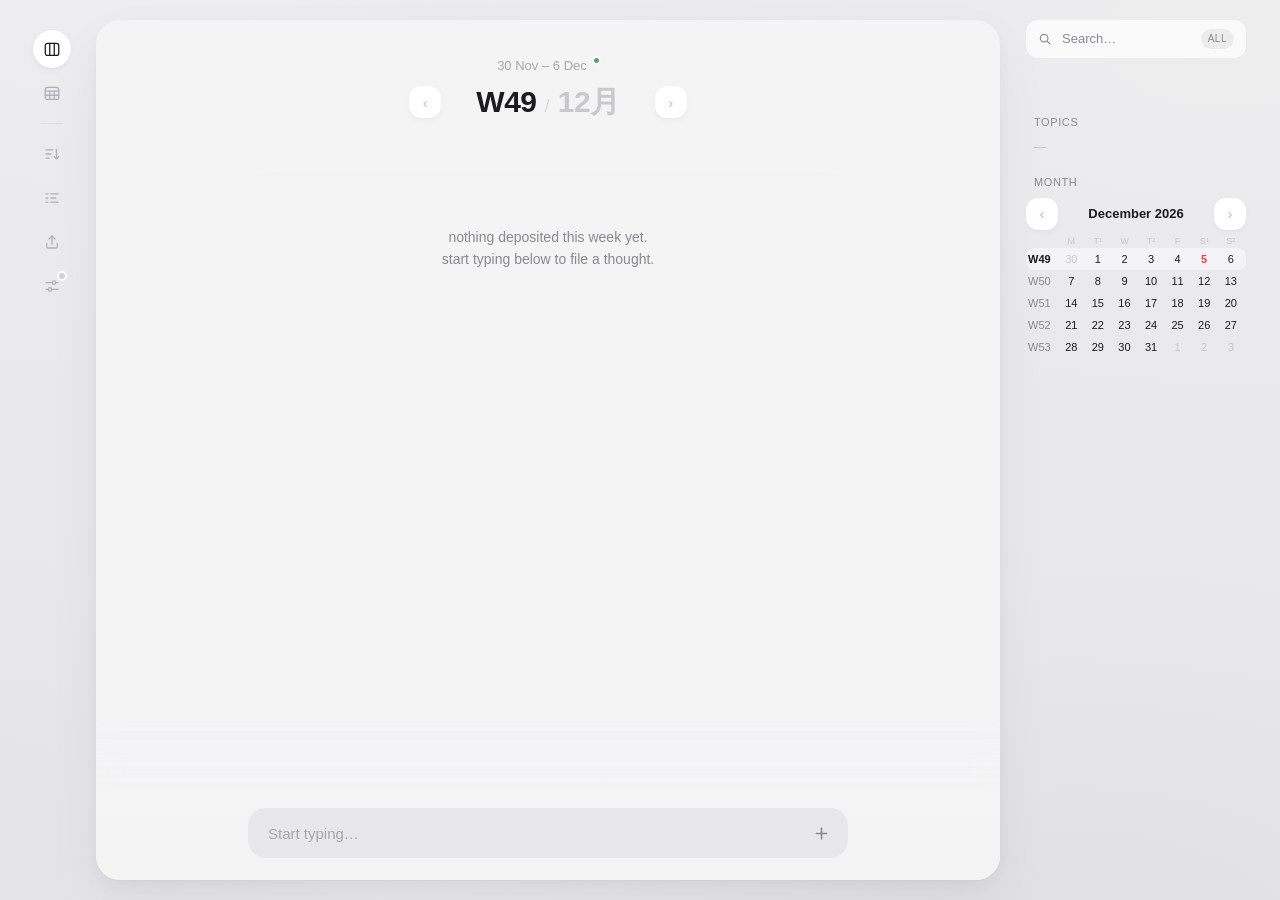
<file: index.html>
<!DOCTYPE html>
<html lang="en">
<head>
<meta charset="UTF-8" />
<meta name="viewport" content="width=device-width, initial-scale=1, viewport-fit=cover, maximum-scale=1" />
<meta name="apple-mobile-web-app-capable" content="yes" />
<!-- black-translucent is the ONLY value that lets the page paint under the status bar. Every
     other value (default / black) makes iOS reserve an opaque strip and fill it, which reads
     as a hard grey band across the top no matter what colour it is put — and theme-color does
     not update that strip at runtime in an installed web app, so chasing the colour can't work
     either. The cost is that the clock and battery go white and are not controllable from CSS.
     Accepted deliberately (30 Jul 2026): full bleed at all times matters more here.
     Everything below the meta assumes env(safe-area-inset-top) is now REAL (~59px), not 0. -->
<meta name="apple-mobile-web-app-status-bar-style" content="black-translucent" />
<meta name="theme-color" content="#F0F0F1" />
<title>deposits</title>
<link rel="icon" href="favicon.svg" type="image/svg+xml" />
<link rel="preconnect" href="https://fonts.googleapis.com">
<link rel="preconnect" href="https://fonts.gstatic.com" crossorigin>
<link href="https://fonts.googleapis.com/css2?family=Instrument+Serif:ital@0;1&display=swap" rel="stylesheet">
<link rel="preconnect" href="https://fonts.googleapis.com">
<link rel="preconnect" href="https://fonts.gstatic.com" crossorigin>
<!-- Lexend Exa Medium: the day letter in the badge. one weight, one use. -->
<link href="https://fonts.googleapis.com/css2?family=Lexend+Exa:wght@500&display=swap" rel="stylesheet">
<!-- Redacted Script: ||redact|| content drawn as scribbles until tapped. -->
<link href="https://fonts.googleapis.com/css2?family=Redacted+Script&display=block" rel="stylesheet">
<!-- one stylesheet per part of the app. ORDER MATTERS: these are the old styles.css cut at
     top-level boundaries, so the cascade is exactly what it was. A rule that overrides another
     at equal specificity has to stay in a later file (desktop.css and dark.css depend on it). -->
<link rel="stylesheet" href="css/base.css" />
<link rel="stylesheet" href="css/bloom.css" />
<link rel="stylesheet" href="css/tuner.css" />
<link rel="stylesheet" href="css/settings.css" />
<link rel="stylesheet" href="css/list.css" />
<link rel="stylesheet" href="css/richtext.css" />
<link rel="stylesheet" href="css/overlays.css" />
<link rel="stylesheet" href="css/format-bar.css" />
<link rel="stylesheet" href="css/summary.css" />
<link rel="stylesheet" href="css/composer.css" />
<link rel="stylesheet" href="css/recap.css" />
<link rel="stylesheet" href="css/desktop.css" />
<link rel="stylesheet" href="css/dark.css" />
<!-- the theme is resolved here, before the stylesheet paints anything, so a dark-mode open never
     flashes the light canvas first. applyTheme() in the module keeps it current after that. -->
<script>
  (function () {
    var m = "system";
    try { m = localStorage.getItem("weekly-deposits-theme") || "system"; } catch (e) {}
    var dark = m === "dark" || (m !== "light" && window.matchMedia("(prefers-color-scheme: dark)").matches);
    document.documentElement.setAttribute("data-theme", dark ? "dark" : "light");
  })();
</script>
</head>
<body>
<!-- the deck is `display: contents` below the desktop breakpoint, so on a phone this markup
     lays out exactly as it did when .wrap, .bottom-frost and .compose-dock were body children.
     At >=1080px it becomes the floating window: rail / entries / rail. -->
<div class="deck">
  <aside class="rail rail-l" id="railL" aria-label="Periods"></aside>

  <div class="deck-main">
    <div class="wrap">
      <div class="header">
        <div class="header-top">
          <div class="stepper-center" id="periodLabel"></div>
        </div>
        <div class="period-row">
          <button class="stepper-btn" id="prevBtn">&lsaquo;</button>
          <div class="period-nav">
            <button class="period-tab" id="navWeek" aria-label="Week view"></button>
            <span class="period-sep">/</span>
            <button class="period-tab" id="navMonth" aria-label="Month view"></button>
          </div>
          <button class="stepper-btn" id="nextBtn">&rsaquo;</button>
        </div>
      </div>

      <!-- the door to the wrapped. Deliberately OUTSIDE .header: the header is sticky and
           this must not be — it scrolls away with the list and fades as it goes. -->
      <div class="wrapped-cue" id="wrappedCue" hidden>
        <button class="wc-chev" id="wcChev" aria-label="Open the wrapped">
          <svg viewBox="0 0 24 24" fill="none" stroke="currentColor" stroke-width="1.7"
               stroke-linecap="round" stroke-linejoin="round" aria-hidden="true">
            <path d="m6 9 6 6 6-6"/>
          </svg>
        </button>
      </div>

      <div id="entriesRoot"></div>
    </div>

    <div class="bottom-frost"></div>
    <div class="compose-dock" id="dock">
      <div class="compose-bar" id="fab" role="button" tabindex="0" aria-label="New entry">
        <span class="compose-hint shimmer">Start typing&#8230;</span>
        <span class="compose-actions">
          <button class="compose-icon" id="composeAdd" aria-label="New entry"><svg viewBox="0 0 24 24" fill="none" stroke="currentColor" stroke-width="2" stroke-linecap="round" aria-hidden="true"><path d="M12 5.5v13M5.5 12h13"/></svg></button>
          <span class="compose-divider"></span>
          <button class="compose-lozenge" id="menuBtn" aria-label="Menu"><span></span><span></span><span></span></button>
        </span>
      </div>
    </div>
  </div>

  <aside class="rail rail-r" id="railR" aria-label="Topics"></aside>
</div>
<!-- the heat bloom: the transition INTO the wrapped, scrubbed by the chevron's drag.
     One element, one --p from 0 to 1; the fields are built per period from her topics. -->
<div class="heat" id="heat" aria-hidden="true"><div class="heat-wash"></div></div>
<div id="satProbe" aria-hidden="true"></div>
<div id="sheetRoot"></div>

<script type="module" src="js/main.js"></script>
</body>
</html>
</file>
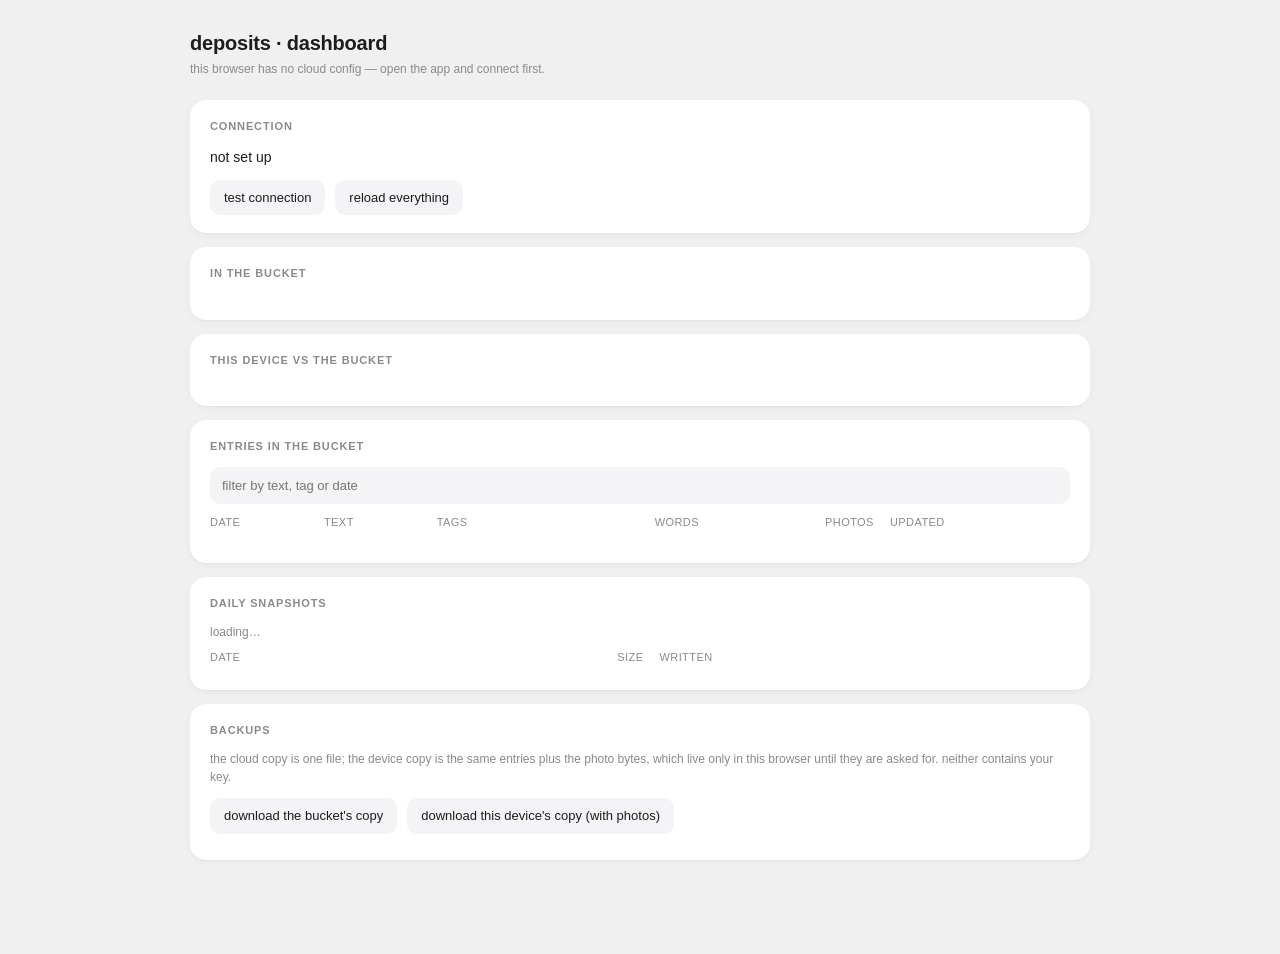
<file: dashboard.html>
<!DOCTYPE html>
<html lang="en">
<head>
<meta charset="UTF-8" />
<meta name="viewport" content="width=device-width, initial-scale=1, viewport-fit=cover" />
<title>deposits · dashboard</title>
<link rel="icon" href="favicon.svg" type="image/svg+xml" />
<!--
  A window onto the data, outside the app that writes it.

  The one thing a database console gives you that a bucket doesn't is the ability to look at
  your own data when something has gone wrong — and when this app's sync broke, the only way
  to see any of it was a phone plugged into a Mac and a console. So: what is actually up
  there, what this device holds that the cloud doesn't, what changed since any earlier day,
  and a real file on disk at the end of it.

  It is deliberately read-mostly. Nothing here writes to the bucket. Recovery is by looking
  at a snapshot and copying what you lost back into the app, not by a button whose meaning
  is hard to be sure of: a blind overwrite of entries.json would fight the merge — a device
  still holding a tombstone would simply re-delete on its next push — so it would be a
  restore that sometimes silently didn't.

  Served from the same origin as the app on purpose: it shares the app's stored credential
  and satisfies the Worker's ALLOWED_ORIGIN with nothing new to configure.

  Cost, since that is what broke: one GET /entries and one GET /snapshots per load. No photo
  requests at all — photo state is read from this device's own IndexedDB.
-->
<style>
  :root {
    --ink: #1C1C1E;
    --subtle: #8A8A8E;
    --canvas: #F0F0F1;
    --card: #FFFFFF;
    --hairline: rgba(0,0,0,0.055);
    --field: #F4F4F6;
    --warn: #8A5A11;
    --bad: #B3261E;
    --good: #3F7D4A;
    --font: -apple-system, BlinkMacSystemFont, 'SF Pro Text', 'Segoe UI', Roboto, sans-serif;
  }
  * { box-sizing: border-box; }
  body {
    margin: 0; padding: 28px 20px 80px;
    background: var(--canvas); color: var(--ink);
    font: 14px/1.5 var(--font);
    -webkit-font-smoothing: antialiased;
  }
  .page { max-width: 900px; margin: 0 auto; }

  h1 { font-size: 20px; font-weight: 600; margin: 0 0 2px; letter-spacing: -0.01em; }
  .sub { color: var(--subtle); font-size: 12px; margin: 0 0 22px; }
  .sub a { color: inherit; }

  section {
    background: var(--card); border-radius: 16px; padding: 18px 20px; margin-bottom: 14px;
    box-shadow: 0 1px 2px rgba(0,0,0,.04), 0 2px 10px rgba(0,0,0,.03);
  }
  h2 {
    font-size: 11px; font-weight: 600; letter-spacing: 0.08em; text-transform: uppercase;
    color: var(--subtle); margin: 0 0 12px;
  }
  p { margin: 0 0 8px; }
  .note { color: var(--subtle); font-size: 12px; }
  .warn { color: var(--warn); }
  .bad { color: var(--bad); }
  .good { color: var(--good); }

  /* the numbers that matter, big enough to read at a glance and never in a sentence */
  .stats { display: flex; flex-wrap: wrap; gap: 26px; margin: 2px 0 4px; }
  .stat b { display: block; font-size: 22px; font-weight: 600; letter-spacing: -0.02em; }
  .stat span { font-size: 11px; color: var(--subtle); }

  button {
    font: inherit; font-size: 13px; color: var(--ink);
    background: var(--field); border: 0; border-radius: 10px;
    padding: 8px 14px; cursor: pointer; margin: 4px 6px 0 0;
  }
  button:hover:not(:disabled) { background: #E9E9EE; }
  button:disabled { opacity: .5; cursor: default; }

  input[type="search"] {
    font: inherit; font-size: 13px; width: 100%;
    background: var(--field); border: 0; border-radius: 10px; padding: 9px 12px; margin-bottom: 10px;
  }

  /* a wide table must scroll inside itself rather than push the page sideways */
  .scroll { overflow-x: auto; -webkit-overflow-scrolling: touch; }
  table { border-collapse: collapse; width: 100%; font-size: 13px; }
  th {
    text-align: left; font-weight: 500; font-size: 11px; letter-spacing: .04em;
    text-transform: uppercase; color: var(--subtle);
    padding: 0 12px 6px 0; white-space: nowrap;
  }
  td { padding: 7px 12px 7px 0; border-top: 1px solid var(--hairline); vertical-align: top; }
  tbody tr:hover { background: #FAFAFC; }
  td.num, th.num { text-align: right; padding-right: 16px; font-variant-numeric: tabular-nums; }
  .tag {
    display: inline-block; background: var(--field); border-radius: 999px;
    padding: 1px 8px; margin: 0 4px 2px 0; font-size: 11px; color: var(--subtle);
  }
  .clip { max-width: 340px; overflow: hidden; text-overflow: ellipsis; white-space: nowrap; }
  tbody tr { cursor: pointer; }

  pre {
    background: var(--field); border-radius: 12px; padding: 14px; overflow-x: auto;
    font: 12px/1.45 ui-monospace, SFMono-Regular, Menlo, monospace; margin: 10px 0 0;
    white-space: pre-wrap; word-break: break-word;
  }
  dialog {
    border: 0; border-radius: 16px; padding: 20px; max-width: 720px; width: calc(100% - 32px);
    box-shadow: 0 10px 40px rgba(0,0,0,.2);
  }
  dialog::backdrop { background: rgba(0,0,0,.3); }
</style>
</head>
<body>
<div class="page">
  <h1>deposits · dashboard</h1>
  <p class="sub" id="head">reading…</p>

  <section id="connSec">
    <h2>connection</h2>
    <p id="conn">checking…</p>
    <button id="testBtn">test connection</button>
    <button id="reloadBtn">reload everything</button>
  </section>

  <section id="cloudSec">
    <h2>in the bucket</h2>
    <div class="stats" id="cloudStats"></div>
    <p class="note" id="cloudMeta"></p>
  </section>

  <section id="diffSec">
    <h2>this device vs the bucket</h2>
    <div class="stats" id="diffStats"></div>
    <p class="note" id="diffNote"></p>
  </section>

  <section id="entriesSec">
    <h2>entries in the bucket</h2>
    <input type="search" id="filter" placeholder="filter by text, tag or date" autocomplete="off" />
    <div class="scroll"><table>
      <thead><tr>
        <th>date</th><th>text</th><th>tags</th>
        <th class="num">words</th><th class="num">photos</th><th>updated</th>
      </tr></thead>
      <tbody id="rows"></tbody>
    </table></div>
    <p class="note" id="rowsNote"></p>
  </section>

  <section id="snapSec">
    <h2>daily snapshots</h2>
    <p class="note" id="snapNote">loading…</p>
    <div class="scroll"><table>
      <thead><tr><th>date</th><th class="num">size</th><th>written</th><th></th></tr></thead>
      <tbody id="snapRows"></tbody>
    </table></div>
  </section>

  <section id="backupSec">
    <h2>backups</h2>
    <p class="note">
      the cloud copy is one file; the device copy is the same entries plus the photo bytes, which
      live only in this browser until they are asked for. neither contains your key.
    </p>
    <button id="dlCloud">download the bucket's copy</button>
    <button id="dlLocal">download this device's copy (with photos)</button>
    <p class="note" id="backupNote"></p>
  </section>
</div>

<dialog id="dlg"><div id="dlgBody"></div><br /><button id="dlgClose">close</button></dialog>

<script type="module">
import {
  cloudConfig, cloudConfigured, cloudDiagnose, syncHealth, fetchState, imageIdsIn
} from "./js/sync.js";
import { openStore, loadEntries, imageBlob, hasImage } from "./js/store.js";

const $ = id => document.getElementById(id);
const fmtBytes = n => n < 1024 ? n + "B" : n < 1048576 ? (n / 1024).toFixed(0) + "KB" : (n / 1048576).toFixed(1) + "MB";
const day = iso => (iso || "").slice(0, 10);
const words = t => (t || "").trim().split(/\s+/).filter(Boolean).length;

function ago(iso) {
  if (!iso) return "never";
  const mins = Math.round((Date.now() - Date.parse(iso)) / 60000);
  if (!isFinite(mins)) return "never";
  if (mins < 1) return "just now";
  if (mins < 60) return mins + "m ago";
  if (mins < 36 * 60) return Math.round(mins / 60) + "h ago";
  return Math.round(mins / 1440) + "d ago";
}

function stats(el, pairs) {
  el.textContent = "";
  for (const [n, label, cls] of pairs) {
    const d = document.createElement("div");
    d.className = "stat";
    const b = document.createElement("b");
    b.textContent = n;
    if (cls) b.className = cls;
    const s = document.createElement("span");
    s.textContent = label;
    d.append(b, s);
    el.appendChild(d);
  }
}

function show(title, body) {
  $("dlgBody").textContent = "";
  const h = document.createElement("h2");
  h.textContent = title;
  const pre = document.createElement("pre");
  pre.textContent = body;
  $("dlgBody").append(h, pre);
  $("dlg").showModal();
}
$("dlgClose").onclick = () => $("dlg").close();

function download(name, text) {
  const a = document.createElement("a");
  a.href = URL.createObjectURL(new Blob([text], { type: "application/json" }));
  a.download = name;
  a.click();
  setTimeout(() => URL.revokeObjectURL(a.href), 5000);
}

// ---------- state ----------

let remote = null;   // what the bucket holds
let local = [];      // what this device holds

// ---------- load ----------

async function load() {
  if (!cloudConfigured()) {
    $("head").textContent = "this browser has no cloud config — open the app and connect first.";
    $("conn").textContent = "not set up";
    return;
  }
  const cfg = cloudConfig();
  $("head").textContent = cfg.url.replace(/^https?:\/\//, "");

  const h = syncHealth();
  $("conn").textContent = h.failing
    ? "the app's last request didn't land: " + h.lastError
    : "the app last synced " + ago(h.lastOkAt) + ".";
  $("conn").className = h.failing ? "warn" : "";

  // this device first: it needs no network, and it is the copy that might be the only one
  try {
    await openStore();
    local = await loadEntries();
  } catch (e) {
    $("diffNote").textContent = "couldn't open this device's store: " + e.message;
  }

  try {
    remote = await fetchState();
  } catch (e) {
    $("cloudMeta").textContent = "couldn't read the bucket: " + e.message;
    $("cloudMeta").className = "note bad";
    renderDiff();
    return;
  }
  renderCloud();
  renderDiff();
  renderRows();
  loadSnapshots();
}

function renderCloud() {
  const rows = remote.entries || [];
  const live = rows.filter(e => !e.deletedAt);
  const summaries = Object.values(remote.summaries || {});
  const liveSummaries = summaries.filter(s => !s.deletedAt);
  const tax = remote.taxonomy || {};
  const tagCount = (tax.topics || []).length + (tax.modes || []).length;

  stats($("cloudStats"), [
    [live.length, "entries"],
    [rows.length - live.length, "deleted"],
    [imageIdsIn(live).length, "photos referenced"],
    [liveSummaries.length, "week summaries"],
    [tagCount || "—", "tags"]
  ]);

  const size = JSON.stringify(remote).length;
  $("cloudMeta").textContent =
    "written " + (remote.writtenAt ? ago(remote.writtenAt) + " (" + remote.writtenAt.replace("T", " ").slice(0, 16) + ")" : "unknown") +
    " · " + fmtBytes(size) + " of json · etag " + (remote.etag || "none") +
    (remote.taxonomy ? "" : " · no taxonomy stored (an older Worker wrote this)");
}

// The question this page exists for: is anything here that isn't up there? That is what the
// day of the outage looked like — the newest entries on one machine and nowhere else.
function renderDiff() {
  const liveRemote = (remote ? remote.entries : []).filter(e => !e.deletedAt);
  const byRemote = new Map(liveRemote.map(e => [e.id, e]));
  const byLocal = new Map(local.map(e => [e.id, e]));

  const onlyHere = local.filter(e => !byRemote.has(e.id));
  const onlyThere = liveRemote.filter(e => !byLocal.has(e.id));
  const newerHere = local.filter(e => {
    const r = byRemote.get(e.id);
    return r && (e.updatedAt || "") > (r.updatedAt || "");
  });

  const referenced = imageIdsIn(liveRemote);
  const missingPhotos = referenced.filter(id => !hasImage(id)).length;

  stats($("diffStats"), [
    [local.length, "entries here"],
    [onlyHere.length, "not backed up", onlyHere.length ? "bad" : "good"],
    [newerHere.length, "newer here", newerHere.length ? "warn" : ""],
    [onlyThere.length, "not pulled yet"],
    [missingPhotos, "photos not downloaded"]
  ]);

  $("diffNote").textContent = !remote
    ? "the bucket couldn't be read, so this is only what the device holds."
    : onlyHere.length || newerHere.length
      ? "open the app and sync — " + (onlyHere.length + newerHere.length) + " entr" +
        (onlyHere.length + newerHere.length === 1 ? "y is" : "ies are") + " only on this device."
      : "everything on this device has reached the bucket.";
  $("diffNote").className = "note" + (onlyHere.length ? " bad" : newerHere.length ? " warn" : "");
}

// ---------- entries ----------

function renderRows() {
  const q = $("filter").value.trim().toLowerCase();
  const live = (remote.entries || []).filter(e => !e.deletedAt);
  const match = live.filter(e => !q ||
    (e.text || "").toLowerCase().includes(q) ||
    (e.tags || []).some(t => String(t).toLowerCase().includes(q)) ||
    day(e.createdAt).includes(q));

  match.sort((a, b) => (b.createdAt || "").localeCompare(a.createdAt || ""));

  const body = $("rows");
  body.textContent = "";
  for (const e of match.slice(0, 300)) {
    const tr = document.createElement("tr");
    tr.onclick = () => show(day(e.createdAt) + " · " + e.id, JSON.stringify(e, null, 2));
    const cells = [
      [day(e.createdAt), ""],
      [(e.text || "").replace(/\s+/g, " ").trim(), "clip"],
      [null, ""],   // tags, built below
      [String(words(e.text)), "num"],
      [String(imageIdsIn([e]).length || ""), "num"],
      [ago(e.updatedAt), ""]
    ];
    cells.forEach(([text, cls], i) => {
      const td = document.createElement("td");
      if (cls) td.className = cls;
      if (i === 2) {
        for (const t of (e.tags || [])) {
          const s = document.createElement("span");
          s.className = "tag";
          s.textContent = t;
          td.appendChild(s);
        }
      } else td.textContent = text;
      tr.appendChild(td);
    });
    body.appendChild(tr);
  }
  $("rowsNote").textContent = match.length > 300
    ? "showing the newest 300 of " + match.length + " · click a row for its raw record"
    : match.length + (match.length === 1 ? " entry" : " entries") + " · click a row for its raw record";
}
$("filter").addEventListener("input", () => { if (remote) renderRows(); });

// ---------- snapshots ----------

async function api(path) {
  const cfg = cloudConfig();
  const res = await fetch(cfg.url + path, { headers: { authorization: "Bearer " + cfg.secret } });
  if (!res.ok) throw new Error("HTTP " + res.status);
  return res.json();
}

async function loadSnapshots() {
  let list;
  try {
    list = (await api("/snapshots")).snapshots || [];
  } catch (e) {
    $("snapNote").textContent = e.message.includes("404")
      ? "this Worker doesn't have snapshots yet — deploy worker/ and they start on the next push."
      : "couldn't list snapshots: " + e.message;
    return;
  }
  $("snapNote").textContent = list.length
    ? list.length + " day" + (list.length === 1 ? "" : "s") + " kept, newest first. one copy is written on the first push of each day."
    : "no snapshots yet — the first push after deploying the Worker writes one.";

  const body = $("snapRows");
  body.textContent = "";
  for (const s of list) {
    const tr = document.createElement("tr");
    const btns = document.createElement("td");

    const cmp = document.createElement("button");
    cmp.textContent = "what changed since";
    cmp.onclick = () => compare(s.date);

    const dl = document.createElement("button");
    dl.textContent = "download";
    dl.onclick = async () => {
      dl.disabled = true;
      try { download("deposits-" + s.date + ".json", JSON.stringify(await api("/snapshots/" + s.date), null, 2)); }
      catch (e) { show("couldn't fetch " + s.date, e.message); }
      dl.disabled = false;
    };
    btns.append(cmp, dl);

    [s.date, fmtBytes(s.size), ago(s.uploaded)].forEach((t, i) => {
      const td = document.createElement("td");
      if (i === 1) td.className = "num";
      td.textContent = t;
      tr.appendChild(td);
    });
    tr.appendChild(btns);
    body.appendChild(tr);
  }
}

/** What is in that day's copy that is not in the bucket now — the shape of an accidental
 *  deletion, and the text to copy back into the app. */
async function compare(date) {
  let snap;
  try { snap = await api("/snapshots/" + date); }
  catch (e) { return show("couldn't fetch " + date, e.message); }

  const then = (snap.entries || []).filter(e => !e.deletedAt);
  const now = (remote.entries || []).filter(e => !e.deletedAt);
  const nowIds = new Set(now.map(e => e.id));
  const thenIds = new Set(then.map(e => e.id));

  const gone = then.filter(e => !nowIds.has(e.id));
  const added = now.filter(e => !thenIds.has(e.id));
  const thenSummaries = Object.keys(snap.summaries || {}).filter(k => !(snap.summaries[k] || {}).deletedAt);
  const nowSummaries = Object.keys(remote.summaries || {}).filter(k => !(remote.summaries[k] || {}).deletedAt);
  const lostSummaries = thenSummaries.filter(k => !nowSummaries.includes(k));

  const lines = [
    date + " held " + then.length + " entries; the bucket now holds " + now.length + ".",
    "",
    added.length + " added since, " + gone.length + " gone since" +
      (lostSummaries.length ? ", " + lostSummaries.length + " week summar" + (lostSummaries.length === 1 ? "y" : "ies") + " gone" : "") + "."
  ];
  if (gone.length) {
    lines.push("", "— gone since " + date + " —", "");
    for (const e of gone) {
      lines.push("[" + day(e.createdAt) + "] " + (e.tags || []).join(", "));
      lines.push((e.text || "").trim());
      lines.push("");
    }
    lines.push("(select and copy the text above to put any of it back into the app — this page",
               "never writes to the bucket, deliberately: a blind overwrite would fight the merge.)");
  } else {
    lines.push("", "nothing from that day has disappeared.");
  }
  show("since " + date, lines.join("\n"));
}

// ---------- backups ----------

$("dlCloud").onclick = () => {
  if (!remote) return;
  download("deposits-cloud-" + new Date().toISOString().slice(0, 10) + ".json", JSON.stringify(remote, null, 2));
  $("backupNote").textContent = "the bucket's copy, as it is now. no photo bytes — those are separate objects.";
};

$("dlLocal").onclick = async () => {
  const btn = $("dlLocal");
  btn.disabled = true;
  btn.textContent = "reading photos…";
  const images = {};
  for (const id of imageIdsIn(local)) {
    const b = imageBlob(id);
    if (!b) continue;
    images[id] = await new Promise(r => { const f = new FileReader(); f.onload = () => r(f.result); f.readAsDataURL(b); });
  }
  const keys = {};
  for (const k of Object.keys(localStorage)) {
    // preferences and summaries, never the credential
    if (k.startsWith("weekly-deposits") && !k.includes("cloud") && !k.includes("key")) keys[k] = localStorage.getItem(k);
  }
  const text = JSON.stringify({ savedAt: new Date().toISOString(), entries: local, images, keys });
  download("deposits-backup-" + new Date().toISOString().slice(0, 10) + ".json", text);
  btn.disabled = false;
  btn.textContent = "download this device's copy (with photos)";
  $("backupNote").textContent =
    local.length + " entries and " + Object.keys(images).length + " photos · " + fmtBytes(text.length) + " · no key in the file.";
};

// ---------- controls ----------

$("testBtn").onclick = async () => {
  const b = $("testBtn");
  b.disabled = true; b.textContent = "checking…";
  const r = await cloudDiagnose();
  b.disabled = false; b.textContent = "test connection";
  $("conn").textContent = r.ok
    ? "connected — " + r.entries + " entries in the bucket" + (r.deleted ? " (plus " + r.deleted + " deleted)." : ".")
    : r.reason;
  $("conn").className = r.ok ? "good" : "warn";
};

$("reloadBtn").onclick = () => location.reload();

load();
</script>
</body>
</html>
</file>
<file: css/base.css>
:root {
    --ink: #1C1C1E;
    --subtle: #8A8A8E;
    /* light neutral grey canvas, pure white blocks floating on it — the reference she
       picked reads neutral, not the warm cream of the other one. --canvas-a is the same
       colour with alpha, for the frosted header/dock/bottom fade. */
    --canvas: #F0F0F1;
    --canvas-a: rgba(240,240,241,0.82);
    --canvas-0: rgba(240,240,241,0);
    --card: #FFFFFF;
    /* the same white with no alpha, for fades that end in nothing — written out rather than
       using `transparent`, which is rgba(0,0,0,0) and can grey the middle of a gradient */
    --card-0: rgba(255,255,255,0);
    --hairline: rgba(0,0,0,0.055);
    --field: #F4F4F6;
    /* what sits ON an ink fill (selected cells, pressed buttons): white here, near-black in
       dark mode, where the ink itself goes light */
    --on-ink: #fff;
    --font: -apple-system, BlinkMacSystemFont, 'SF Pro Text', 'Segoe UI', Roboto, sans-serif;
    /* the label face — meta rows, pills, rail heads, stepper labels. It WAS 'SF Mono'; with
       that declaration switched off in inspect the whole interface read better, so the labels
       now share the body's sans and the only faces that differ anywhere are the day badge's
       Lexend Exa and the weekly summary's serif. Kept as its own token so the label layer
       stays one edit away from a face of its own again. */
    --mono: var(--font);
    --day: 'Lexend Exa', var(--mono);
    /* Composer-unfold speed, as ONE multiplier over every duration in the gesture, set from
       Settings (see UNFOLD_STEPS). 1 is the tuned default; 0 collapses every duration to 0s,
       which is the "no animation" end of the scale. Because it multiplies rather than
       replaces, the ratios between the four transitions survive any setting — which is the
       whole reason they read as one move. */
    --unfold-k: 1;
    /* The VISUAL viewport — what she can actually see — published from JS (syncViewportVars).
       iOS does not shrink the layout viewport for the keyboard: 100dvh stays exactly as it was,
       and Safari instead scrolls the visual viewport up to chase the caret, dragging every
       position:fixed overlay with it. These two are the only honest numbers while a keyboard is
       open. The fallbacks are what desktop and any browser without visualViewport get. */
    --vvh: 100dvh;
    --vvt: 0px;
    /* the raw, ungated version of the band below — see syncViewportVars. Anything that needs to
       SIT ON TOP of the keyboard (rather than reserve space for it) wants this one. */
    --vvb: 0px;
    /* the keyboard's band, in two halves that are never both set: --kb is the LIVE one, measured
       as innerHeight - (--vvh + --vvt), and --kbr is the one PREDICTED from last time while the
       keyboard is still on its way (see reserveForKeyboard). Overlays run to the screen bottom
       and lift their content by the sum, so the sum staying constant across the keyboard's
       arrival is what keeps anything from moving. */
    --kb: 0px;
    --kbr: 0px;
  }
  * { box-sizing: border-box; -webkit-tap-highlight-color: transparent; }
  html, body { margin: 0; padding: 0; }
  body {
    background: var(--canvas);
    font-family: var(--font);
    color: var(--ink);
    min-height: 100vh;
  }
  button { font-family: var(--font); cursor: pointer; }

  .wrap { max-width: 520px; margin: 0 auto; padding: 0 16px 150px; }

  /* header */
  .header {
    position: sticky; top: 0; z-index: 10;
    background: var(--canvas-a);
    -webkit-backdrop-filter: blur(12px);
    backdrop-filter: blur(12px);
    /* the extra bottom padding is the breathing room between W31 and the first card */
    padding: calc(env(safe-area-inset-top) + 28px) 0 52px;
    transition: transform 0.35s cubic-bezier(0.16, 1, 0.3, 1);
  }
  /* scrolling down tucks the header away; any scroll up brings it back */
  .header.hidden { transform: translateY(-100%); }
  @media (prefers-reduced-motion: reduce) { .header { transition: none; } }
  .header::after { /* frosted gradient hanging under the header instead of a hard edge */
    content: ""; position: absolute; left: 0; right: 0; top: 100%; height: 22px;
    background: var(--canvas-a);
    -webkit-backdrop-filter: blur(12px);
    backdrop-filter: blur(12px);
    -webkit-mask-image: linear-gradient(to bottom, black, transparent);
    mask-image: linear-gradient(to bottom, black, transparent);
    pointer-events: none;
  }
  /* nothing but the centred date line — anything flanking it crowded the row */
  .header-top { display: flex; justify-content: center; align-items: center; min-height: 22px; }

  /* ---------- the wrapped cue: one small 'v' under the period ----------
     It replaced a magic wand that sat absolutely-positioned over the first card's top
     right corner, where it read as a smudge on the entry rather than a control of its own.
     Down here it belongs to the PERIOD — the thing the wrapped is actually about.

     It is not sticky, on purpose. The header is (z-index 10), so this can never sit inside
     the header's padding: it would be painted over by the frost. Instead the header gives
     up most of its bottom padding whenever the cue is showing, and the cue takes that room. */
  /* env() cannot be read from JS: an unregistered custom property is substituted as raw
     tokens, so `--sat: env(safe-area-inset-top)` comes back out of getComputedStyle as the
     literal string. A zero-size probe whose PADDING is the inset resolves to real pixels. */
  #satProbe {
    position: fixed; top: 0; left: 0; width: 0; height: 0;
    padding-top: env(safe-area-inset-top);
    visibility: hidden; pointer-events: none;
  }

  .wrapped-cue { display: flex; justify-content: center; padding: 0 0 18px; }
  .wrapped-cue[hidden] { display: none; }
  .wrap.has-cue > .header { padding-bottom: 12px; }
  .wc-chev {
    background: none; border: none; padding: 6px 26px; line-height: 0;
    /* The old #C4C4C9 was 1.5:1 against the canvas and read as simply not there. This sits at
       about 2.1:1 — quiet, but findable. It can afford to stay quiet BECAUSE it is no longer
       the only way in: "summarize with ai" is a labelled control in the summary block, and
       this is the shortcut beside it rather than the whole path. */
    color: #A8A8AD;
    touch-action: none;             /* the drag is ours — don't let it scroll the list */
    -webkit-tap-highlight-color: transparent;
    transition: color 0.2s ease, transform 0.3s cubic-bezier(0.16, 1, 0.3, 1);
  }
  /* the glyph shrinks; the padding does NOT, so the tap target stays a comfortable ~34px
     even though the mark itself is small */
  .wc-chev svg { width: 17px; height: 17px; display: block; }
  @media (hover: hover) { .wc-chev:hover { color: #6E6E73; } }
  /* while dragging, the chevron follows the finger a little and darkens with the pull —
     the control itself is the progress indicator, so nothing extra has to appear */
  .wc-chev.pulling { transition: none; }
  /* the whole cue fades out as the list scrolls up under the header. Driven by --cue-o
     from the scroll handler rather than by a class, so it's continuous, not a snap.
     Deliberately NO transition: scroll already delivers a value every frame, so a
     transition on top of it only makes the fade lag behind the finger. */
  .wrapped-cue { opacity: var(--cue-o, 1); }
</file>
<file: css/bloom.css>
/* ---------- the heat bloom ----------
     Her topics for this period, blurred into fields and grown from the chevron. Everything
     is driven by ONE custom property, --p (0 → 1), set from JS each frame: during the drag
     it tracks the finger, on release it's animated to 0 or 1. No CSS transition on --p —
     an un-registered custom property can't interpolate anyway, and the scrub needs to be
     able to reverse mid-flight, which a transition would fight. */
  .heat {
    position: fixed; inset: 0; z-index: 60; pointer-events: none;
    visibility: hidden; --p: 0;
    /* its own stacking + paint context: the fields multiply against THIS box's wash,
       not against the entries showing through from underneath */
    isolation: isolate;
  }
  .heat.live { visibility: visible; }
  /* paper for the ink. It comes in first so the fields always have something to multiply
     into — over the bare list they'd read as stains on the text. */
  .heat-wash {
    position: absolute; inset: 0; background: #FCFCFB;
    opacity: calc(var(--p) * 1.35);   /* opaque by p≈0.74, before the fields are at full */
  }
  /* Each field is a soft radial falloff, NOT a hard disc, and it blends normally.
     multiply was tried first and it is wrong here: six large fields all overlapping meant
     every pixel was multiplied five or six times, and the whole top half collapsed into
     grey-green mud — the opposite of "saturated". Alpha-blending soft-edged fields over a
     near-white wash keeps each hue readable and lets overlaps average into a new colour
     instead of darkening toward black. The gradient also removes the need for a big blur. */
  .heat-field {
    position: absolute; border-radius: 50%;
    background: radial-gradient(circle closest-side, var(--c) 0%, color-mix(in oklab, var(--c) 55%, transparent) 46%, transparent 78%);
    filter: blur(var(--blur, 26px));
    /* --x/--y are where this field ends up, as a fraction of the viewport; the field starts
       at the chevron (--ox/--oy) and travels out. Scale from ~0 so it BLOOMS rather than
       slides in already-formed. */
    left: 0; top: 0; width: var(--d); height: var(--d);
    margin-left: calc(var(--d) / -2); margin-top: calc(var(--d) / -2);
    transform:
      translate(
        calc(var(--ox) + (var(--x) - var(--ox)) * var(--p)),
        calc(var(--oy) + (var(--y) - var(--oy)) * var(--p))
      )
      scale(calc(0.04 + 0.96 * var(--p)));
    opacity: calc(var(--p) * var(--w));
  }
  @media (prefers-reduced-motion: reduce) {
    .wc-chev { transition: none; }
  }

  /* search sheet */
  .sheet.search-sheet {
    height: 76vh; overflow: hidden;
    display: flex; flex-direction: column;
  }
  .search-results { flex: 1; overflow-y: auto; min-height: 0; margin-top: 14px; }
  .search-snippet {
    margin: 0; font-size: 15px; line-height: 1.5; white-space: normal;
    display: -webkit-box; -webkit-box-orient: vertical; -webkit-line-clamp: 2; overflow: hidden;
  }
  .hl { font-weight: 700; }
  .rt-b.hl-b { text-decoration: underline; text-underline-offset: 2px; } /* match inside already-bold text */
  .snip-mask { color: #C7C7CC; }
  .search-input {
    width: 100%; font-family: var(--font); font-size: 16px;
    color: var(--ink); border: none; outline: none;
    background: var(--field); border-radius: 12px; padding: 12px 14px;
    margin-bottom: 12px;
  }
  .search-count {
    font-family: var(--mono); font-size: 11px; letter-spacing: 0.6px;
    text-transform: uppercase; color: var(--subtle); margin: 0 0 8px 4px;
  }
  .search-hint { font-size: 13px; color: var(--subtle); margin: 8px 4px; }
</file>
<file: css/tuner.css>
/* ---- the gradient tuner (TEMPORARY) ---- */
  /* Scratch UI for dialling in the composer's fade — see the FADE_SPECS block in js/tuner.js.
     Goes out with it once the numbers are settled.
     z-index above the format pill (55) because it has to be usable while the composer is open
     with the keyboard up, which is the only state where the thing it tunes is on screen.
     Bottom-left on a phone so it clears the pill's own centred capsule; a fixed corner panel on
     desktop. Width is capped either way — a control surface that spans the viewport is the one
     thing her panels never do. */
  .fade-tuner {
    position: fixed; z-index: 70;
    left: 12px; width: min(230px, calc(100vw - 24px));
    bottom: calc(max(var(--vvb), var(--kbr), env(safe-area-inset-bottom)) + 84px);
    padding: 10px 12px 8px;
    background: rgba(255,255,255,0.92);
    -webkit-backdrop-filter: blur(20px); backdrop-filter: blur(20px);
    border: 1px solid rgba(0,0,0,0.04); border-radius: 18px;
    box-shadow: 0 1px 2px rgba(0,0,0,0.05), 0 12px 34px rgba(0,0,0,0.16);
    user-select: none; -webkit-user-select: none;
  }
  /* the list's band lives at the bottom of the screen, so the dials for it move to the top */
  .fade-tuner.at-top {
    top: calc(env(safe-area-inset-top) + 12px); bottom: auto;
  }
  @media (min-width: 1080px) {
    /* out of the composer's way entirely once there is room for it to stand aside */
    .fade-tuner { left: 20px; bottom: 20px; width: 250px; }
    .fade-tuner.at-top { top: 20px; bottom: auto; }
  }
  /* which of the two fades is being dialled — a segmented control, since these are modes of one
     panel rather than two buttons, and the pair on screen is what says there ARE two */
  .ft-seg { display: flex; gap: 4px; margin-bottom: 6px; }
  .ft-seg button {
    flex: 1; padding: 6px 0; border: none; border-radius: 8px;
    font-family: var(--mono); font-size: 11px; letter-spacing: 0.5px;
    background: var(--field); color: #6B6B70;
    transition: background 0.15s ease, color 0.15s ease;
  }
  .ft-seg button.on { background: var(--ink); color: var(--on-ink); }
  /* where to look — the answer to "I pulled the sliders and nothing changed" */
  .ft-where {
    margin: 0 0 8px; font-size: 10.5px; line-height: 1.4; color: var(--subtle);
  }
  .ft-head { display: flex; align-items: center; justify-content: space-between; margin-bottom: 8px; }
  .ft-title {
    font-family: var(--mono); font-size: 11px; letter-spacing: 0.6px;
    text-transform: uppercase; color: var(--subtle);
  }
  .ft-hide {
    width: 22px; height: 22px; padding: 0; font-size: 15px; line-height: 1;
    color: var(--subtle); background: none; border: none; border-radius: 7px;
  }
  /* the row IS the track — a filled background row, her slider idiom for a continuous value
     worth scrubbing. No thumb: there is nothing to hit, so a press anywhere sets the value. */
  .ft-row {
    position: relative; display: flex; align-items: center; justify-content: space-between;
    height: 30px; padding: 0 9px; margin-bottom: 4px;
    border-radius: 9px; background: var(--field); overflow: hidden;
    touch-action: none; cursor: ew-resize;
  }
  .ft-fill {
    position: absolute; left: 0; top: 0; bottom: 0;
    background: #E4E4E9;
  }
  .ft-label, .ft-val {
    position: relative; font-family: var(--mono); font-size: 11px; letter-spacing: 0.4px;
    color: var(--subtle);
  }
  /* a value she has moved reads darker than one still sitting on its default, so the panel
     says at a glance which of the five are actually doing anything */
  .ft-row.moved .ft-label, .ft-row.moved .ft-val { color: var(--ink); }
  .ft-foot { display: flex; gap: 6px; margin-top: 6px; }
  .ft-copy, .ft-reset {
    flex: 1; padding: 7px 0; border: none; border-radius: 9px;
    font-family: var(--mono); font-size: 11px; letter-spacing: 0.4px;
    background: var(--field); color: var(--ink);
  }
  /* reset is the destructive half of the pair, so it takes the app's faint-red treatment */
  .ft-reset { flex: none; padding: 7px 12px; background: #FBE3E1; color: #C43C36; }
  .ft-copy:active, .ft-reset:active { transform: scale(0.98); }
</file>
<file: css/settings.css>
/* settings sheet (long-press title) */
  .key-input {
    width: 100%; font-family: var(--mono); font-size: 13px;
    color: var(--ink); border: none; outline: none;
    background: var(--field); border-radius: 12px; padding: 12px 14px;
  }
  .settings-note { font-size: 12px; color: var(--subtle); line-height: 1.5; margin: 10px 0 0; }
  /* A sync that isn't landing, or a device on the seven-day clock: dark enough to read as a
     statement rather than the usual grey aside, short of the red the save alert owns. */
  .settings-note.warn { color: #8A5A11; }

  /* the tag editor: one row per tag, and the row IS the name — no boxed field, no edit mode.
     Nothing here announces itself as a control until it's being used, which is why the input
     carries no background of its own and the × only arrives on hover (and stays put on touch,
     where there is no hover to arrive on). */
  .tax-row {
    display: flex; align-items: center; gap: 10px;
    padding: 2px 0 2px 2px; border-radius: 10px;
  }
  .tax-dot {
    flex: none; width: 12px; height: 12px; padding: 0;
    border: none; border-radius: 50%;
    transition: transform 0.15s cubic-bezier(0.16, 1, 0.3, 1);
  }
  .tax-dot:active { transform: scale(0.86); }
  /* the ghost: sits at the sheet's own text colour, so a list of tags reads as a list of names
     rather than a stack of inputs. It only looks like a field once there's a caret in it. */
  .tax-name {
    flex: 1; min-width: 0;
    font-family: var(--font); font-size: 15px; color: var(--ink);
    background: none; border: none; outline: none;
    padding: 8px 0; margin: 0;
  }
  .tax-name:focus { color: var(--ink); }
  .tax-count { flex: none; font-family: var(--mono); font-size: 11px; color: var(--subtle); }
  .tax-del {
    flex: none; width: 26px; height: 26px; padding: 0;
    display: flex; align-items: center; justify-content: center;
    font-size: 17px; line-height: 1; color: var(--subtle);
    background: none; border: none; border-radius: 8px;
    opacity: 0; transition: opacity 0.15s ease, background 0.15s ease;
  }
  /* no hover to reveal on a phone, so there the × is simply always there — quietly */
  @media (hover: none) { .tax-del { opacity: 0.45; } }
  @media (hover: hover) {
    .tax-row:hover .tax-del, .tax-name:focus ~ .tax-del { opacity: 1; }
    .tax-del:hover { background: #FBE3E1; color: #C43C36; }
  }
  .tax-add {
    font-family: var(--mono); font-size: 11px; letter-spacing: 0.6px;
    text-transform: uppercase; color: var(--subtle);
    background: none; border: none; padding: 10px 0 2px 2px;
  }
  @media (hover: hover) { .tax-add:hover { color: var(--ink); } }
  /* undo lives where the tag was, in the app's restore rose — the removal needs no confirming
     because this is standing right behind it */
  .tax-undo {
    display: block; width: 100%; margin-top: 8px;
    font-family: var(--font); font-size: 13px; text-align: left;
    color: #C43C36; background: #FBE3E1;
    border: none; border-radius: 10px; padding: 9px 12px;
  }

  /* layout experiment toggles (temporary) */
  .layout-btns { display: flex; gap: 12px; }
  .layout-btns button {
    font-family: var(--mono); font-size: 10px; letter-spacing: 0.5px;
    text-transform: uppercase; color: var(--subtle);
    background: none; border: none; padding: 4px 0;
  }
  .layout-btns button.on { color: var(--ink); font-weight: 700; }
</file>
<file: css/list.css>
/* the period row: arrows flanking the tabs, all on one centred line. the tabs are both
     the app's identity and its view switcher — tap the inactive one to switch view, tap the
     active one to open the picker. */
  .period-row {
    display: flex; align-items: center; justify-content: center;
    gap: 35px; /* ~1.1x a button's width, so the arrows sit well clear of the tabs */
    margin-top: 10px;
  }
  .period-nav { display: flex; align-items: baseline; gap: 8px; }
  .period-tab {
    font-family: var(--mono); font-size: 30px; font-weight: 700; letter-spacing: -0.5px;
    background: none; border: none; padding: 0; color: #C9C9CC;
    line-height: 1.05; transition: color 0.18s ease;
    user-select: none; -webkit-user-select: none; -webkit-touch-callout: none;
    touch-action: manipulation;
  }
  .period-tab.on { color: var(--ink); }
  .period-sep { font-family: var(--mono); font-size: 19px; color: #D8D8DB; user-select: none; }

  .stepper-btn {
    flex: none;
    font-size: 15px; color: #BFBFC4; background: var(--card);
    border: none; border-radius: 12px;
    width: 32px; height: 32px; line-height: 1;
    box-shadow: 0 1px 2px rgba(0,0,0,0.04), 0 3px 10px rgba(0,0,0,0.04);
  }
  .stepper-center {
    text-align: center;
    user-select: none; -webkit-user-select: none; -webkit-touch-callout: none;
  }
  /* a flex row, not centred text, so the live dot below can opt out of the row's alignment
     (`align-self`) and hang from the top of the line box. The dates keep normal baseline
     alignment, and the row still centres as one unit under the stepper. */
  .wk-range {
    font-size: 13px; color: #A8A8AC;
    display: flex; align-items: baseline; justify-content: center;
  }
  /* the live-week mark: the dates are the only thing on screen that can say "you're in this
     one", since W31 looks the same whichever week you've stepped to. Same green and same
     white ring as the sync dot in the rail — one meaning, one mark.
     It rides like a DEGREE POINT, not on the baseline, and that position is measured rather
     than eyeballed: a real "°" in this face at 13px has its ink from 4.70px to 8.94px above
     the baseline, centred at 6.82px. Hung from the top of the 15px line box (whose baseline
     sits 9.16px down) a 5.1px dot centres at 6.61px above the baseline — 0.21px off the real
     glyph, so no nudge is worth carrying. `align-self` is flex-start, NOT baseline: an empty
     flex item has no baseline of its own and the synthesised one put the dot BELOW the text
     and stretched the row to 16.8px. If the label ever leaves 13px, re-measure. */
  .wk-now {
    flex: none; align-self: flex-start; margin-left: 7px;
    width: 5.1px; height: 5.1px; border-radius: 50%;  /* 15% under the 6px sync dot */
    background: #55A862; box-shadow: 0 0 0 2px var(--card);
  }

  /* groups — the topic label lives INSIDE the white block now, as its heading */
  .group { margin-bottom: 18px; }
  .group-head {
    display: flex; align-items: center; gap: 8px;
    padding: 18px 20px 2px;
    touch-action: none; user-select: none; -webkit-user-select: none;
    cursor: grab;
  }
  .group-dot { width: 8px; height: 8px; border-radius: 4px; display: inline-block; flex: none; }
  /* a day bucket has no heading — its entries' badges name the day — so the card's first
     entry needs the breathing room the heading used to provide */
  .group-card > .entry:first-child { padding-top: 20px; }
  .group-label {
    font-family: var(--mono); font-size: 11px; letter-spacing: 0.6px;
    text-transform: uppercase; font-weight: 600;
  }
  /* white block floating on the grey canvas: generous radius, soft layered shadow */
  .group-card {
    background: var(--card); border-radius: 24px; overflow: hidden;
    box-shadow: 0 1px 2px rgba(0,0,0,0.03), 0 6px 18px rgba(0,0,0,0.045);
  }

  /* an entry is a left gutter (the day badge, with a hairline threading between badges)
     and a body. the divider between entries starts at the body, not the card edge. */
  .entry {
    position: relative; display: flex; gap: 16px;
    padding: var(--entry-pad-y) 20px; cursor: pointer;
    /* the measurements the badge / first line / first pill / elbow all key off.
       --line-box is the body text's own line box: 15px × 1.5. */
    --entry-pad-y: 15px;
    --line-box: 22.5px;
    --pill-h: 18px;
    /* the breath between a mark and the thread leaving it. One number, so the badge→thread
       gap and the elbow→dashes gap are the same by construction rather than by eye. */
    --badge-gap: 5.75px;
  }
  /* the pinned block's heading: the pin where a topic group has its colour dot, so the two
     read as the same kind of heading with a different name on it */
  .group-pin { display: inline-flex; color: var(--subtle); line-height: 0; }
  .group-pin svg { width: 13px; height: 13px; }
  .pinned-group .group-label { color: var(--ink); }

  .entry-gutter { position: relative; flex: none; width: 22px; }
  /* the thread linking one day badge to the next — from under this badge to the next one.
     suppressed on the last entry so it doesn't dangle into the card's bottom padding. */
  .entry:not(:last-child) .entry-gutter::after {
    content: ""; position: absolute; left: 50%; width: 1px;
    /* badge bottom + the gap: (line-box + 22)/2 + 5.75 — the same 28px it always was, but
       now stated as "below the badge" so the dashed variant can reuse the gap */
    top: calc((var(--line-box) + 22px) / 2 + var(--badge-gap));
    bottom: -32px; margin-left: -0.5px;
    background: var(--hairline);
  }

  /* --- back-to-back repeats of the same day ---------------------------------------
     A run of entries on one day states the day once. The thread then carries it forward:
     where the next badge would have been it turns toward the text on a rounded elbow,
     then continues dashed. Same hairline throughout, so it reads as the thread pausing
     rather than as a second kind of rule. */
  .entry:has(+ .entry.rep) .entry-gutter::after {
    background: none;
    width: 11px;      /* how far the elbow reaches toward the text */
    /* The stub lands on the CENTRE OF THE REPEAT'S FIRST LINE — same axis as the badge it
       stands in for. .entry-gutter is the entry's CONTENT box, so getting there means
       clearing this row's padding-bottom AND the next row's padding-top before the half
       line box; measuring from the border box instead leaves the elbow a full 30px high. */
    bottom: calc(-1 * (var(--entry-pad-y) * 2 + var(--line-box) / 2));
    border-left: 1px solid var(--hairline);
    border-bottom: 1px solid var(--hairline);
    border-bottom-left-radius: 9px;
  }
  /* the repeat's own gutter: dashed through the space its badge would have occupied, and
     on to the next entry. Replaces the solid thread rather than sitting on top of it. */
  .entry.rep .entry-gutter::after { display: none; }
  .entry.rep .entry-gutter::before {
    content: ""; position: absolute; left: 50%; margin-left: -0.5px;
    /* The dashes start the SAME distance below the elbow that a solid thread starts below
       its badge (--badge-gap). The elbow's stub sits at half a line box into this gutter, so
       that plus the gap is where the dashes begin — not the badge-relative 28px, which left
       a gap twice the size because there is no 22px badge here to clear. */
    top: calc(var(--line-box) / 2 + var(--badge-gap));
    bottom: -32px;
    border-left: 1px dashed var(--hairline);
  }
  /* ...and it keeps turning in. A run of three or more used to get exactly one elbow — the first
     repeat's, drawn by the entry above it — and every repeat after that got a dashed line running
     straight past, pointing at nothing. Each repeat that has another below it now draws the turn
     into it as well.
     Only the CORNER is drawn, not the whole vertical: the dashed thread above is already doing
     that work, so this is a short solid lead-in plus the 9px curve, and the elbow reads as the
     dashes turning solid to make the turn rather than as a second line beside them. The 14px is
     that lead-in plus the radius; `top: auto` is required because an absolutely positioned box
     with top, bottom AND height set ignores `bottom`, which would pin the corner to the top of
     the gutter instead of the bottom. Beats `.entry.rep …::after { display: none }` above on
     specificity (four classes to two), so order here is for reading, not for the cascade. */
  .entry.rep:has(+ .entry.rep) .entry-gutter::after {
    content: ""; display: block;
    width: 11px;                /* the same reach toward the text as the solid elbow */
    height: 14px; top: auto;
    bottom: calc(-1 * (var(--entry-pad-y) * 2 + var(--line-box) / 2));
    background: none;
    border-left: 1px solid var(--hairline);
    border-bottom: 1px solid var(--hairline);
    border-bottom-left-radius: 9px;
  }
  .entry.rep:last-child .entry-gutter::before { bottom: 16px; }
  .day-badge {
    display: flex; align-items: center; justify-content: center;
    width: 22px; height: 22px; border-radius: 7px;
    background: #F1F1F3; color: #8E8E93;
    font-family: var(--day); font-weight: 500; font-size: 9px; letter-spacing: 0;
    user-select: none; -webkit-user-select: none;
  }
  .day-badge sup { font-size: 0.72em; vertical-align: super; line-height: 0; }
  /* centre the 22px badge on the 22.5px first line box — and in day view that first box is
     the 22px topic row, so badge and pills land on the same axis without a second rule.
     Scoped to the gutter so day view's group heading keeps its own alignment. */
  .entry-gutter .day-badge { margin-top: calc((var(--line-box) - 22px) / 2); }
  .entry-body { flex: 1; min-width: 0; }
  .entry + .entry::before {
    content: ""; position: absolute; top: 0; left: 58px; right: 20px;
    height: 1px; background: var(--hairline);
  }
  /* ---- swipe an entry open ---- */
  /* pan-y is what makes this coexist with the list: the browser keeps vertical scrolling and
     hands us everything horizontal, so nothing has to guess which gesture is starting.
     The rail is parked just off the card's right edge and the CARD is what slides — .group-card
     already clips, so the rail needs no measuring, no animating in, and no z-index games. */
  .entry {
    touch-action: pan-y;
    /* iOS's own text gestures are the other thing that steals this drag: a horizontal pull
       across a paragraph starts a selection, the pointer is cancelled, and the card springs
       back half-open. Nothing in a card is selectable text as far as the app is concerned —
       tapping it opens the editor, and the read-modal is where a long entry is actually read —
       so the selection and the long-press callout both come off. */
    user-select: none; -webkit-user-select: none; -webkit-touch-callout: none;
    transition: transform 0.32s cubic-bezier(0.16, 1, 0.3, 1);
  }
  /* nothing eased while a finger is on it — the card tracks the finger, it doesn't chase it */
  .entry.swiping { transition: none; }
  .entry.swiped { transform: translateX(calc(-1 * var(--rail-w))); }
  /* a photo row does its own sideways scrolling, so it takes its axis back */
  .rt-gallery { touch-action: pan-x pan-y; }
  .entry-rail {
    --rail-w: 132px;
    position: absolute; left: 100%; top: 0; bottom: 0; width: var(--rail-w);
    display: flex; align-items: stretch;
  }
  .entry { --rail-w: 132px; }
  .er-btn {
    flex: 1; display: flex; align-items: center; justify-content: center;
    padding: 0; border: none; background: var(--field); color: var(--subtle);
    transition: background 0.15s ease, color 0.15s ease;
  }
  .er-btn svg { width: 19px; height: 19px; }
  .er-btn:active { background: #E9E9EC; }
  /* on-state for the two toggles: they say what the entry IS, so a pinned entry's rail opens
     with the pin already lit and the tap plainly reads as "turn this off" */
  .er-pin.on, .er-lock.on { background: var(--ink); color: var(--on-ink); }
  .er-del { background: #FBE3E1; color: #C43C36; }
  .er-del:active { background: #F7D2CF; }
  /* the lock means what it says: delete stands down rather than disappearing, so the rail is
     the same three slots whatever state the entry is in */
  .er-del:disabled { background: var(--field); color: #D8D8DE; }
  @media (prefers-reduced-motion: reduce) { .entry { transition: none; } }

  .entry p { margin: 0; font-size: 15px; line-height: 1.5; white-space: pre-wrap; }
</file>
<file: css/richtext.css>
/* inline formatting */
  .rt-b { font-weight: 600; }
  .rt-i { font-style: italic; }
  .rt-u { text-decoration: underline; text-underline-offset: 2px; }
  .rt-m {
    font-family: var(--mono); font-size: 0.85em;
    background: var(--field); padding: 1px 5px; border-radius: 5px;
  }
  /* line formatting: "- " lines render as bullets, leading two-space units as indent */
  .rt-line { padding-left: calc(var(--ind, 0) * 16px); }
  .rt-line:empty::before { content: "\00a0"; }
  /* indented (non-bullet) lines read as a blockquote: a quiet warm bar down the left.
     no vertical padding, so consecutive quoted lines share one continuous bar. the level
     offsets the whole thing right, so a single bar nests instead of stacking. */
  .rt-line.rt-quote {
    margin-left: calc((var(--ind, 1) - 1) * 16px);
    padding-left: 12px;
    border-left: 2.5px solid #D8D4CC;
    color: #5B5B60;
  }
  /* "---" divider: a quiet full-width warm rule, breathing room above and below */
  .rt-hr {
    border: none; border-top: 1.5px solid #E0DCD3;
    margin: 12px 0; height: 0;
  }
  .rt-bullet { display: flex; gap: 7px; }
  .rt-dot { flex: none; color: #C7C7CC; user-select: none; -webkit-user-select: none; }
  .rt-body { flex: 1; min-width: 0; }
  /* checklist item: a tappable circle in place of the bullet dot. checked = filled + struck.
     roomier vertical rhythm than a plain paragraph — items want to breathe. */
  .rt-check { display: flex; gap: 9px; align-items: flex-start; padding: 3px 0; }
  .rt-box {
    flex: none; width: 20px; height: 20px; margin-top: 1px; border-radius: 50%;
    border: 1.75px solid #C7C4BD; color: var(--on-ink); box-sizing: border-box;
    display: inline-flex; align-items: center; justify-content: center;
    transition: background 0.15s ease, border-color 0.15s ease;
  }
  .rt-box.live { cursor: pointer; touch-action: manipulation; -webkit-touch-callout: none; }
  .rt-box.on { background: var(--ink); border-color: var(--ink); }
  .rt-box svg { width: 12px; height: 12px; }
  /* a day takes the tick's place inside the same filled circle: same box, same fill, a letter
     instead of a glyph. The face and the raised digit are the day badge's, so Tuesday looks
     like Tuesday wherever it appears. */
  .rt-box-day {
    font-family: var(--day); font-weight: 500; font-size: 9px; letter-spacing: 0;
    user-select: none; -webkit-user-select: none;
  }
  .rt-box-day sup { font-size: 0.72em; vertical-align: super; line-height: 0; }

  /* the day strip, on a long press of the circle */
  .mark-pop {
    position: fixed; z-index: 60; display: flex; align-items: center; gap: 3px;
    padding: 5px; border-radius: 999px;
    background: var(--card);
    box-shadow: 0 1px 2px rgba(0,0,0,0.05), 0 12px 34px rgba(0,0,0,0.16);
    border: 1px solid rgba(0,0,0,0.04);
    opacity: 0; transform: scale(0.96);
    transition: opacity 0.16s ease, transform 0.16s cubic-bezier(0.16, 1, 0.3, 1);
  }
  .mark-pop.show { opacity: 1; transform: none; }
  @media (prefers-reduced-motion: reduce) {
    .mark-pop { transition: none; }
  }
  /* every cell is the checklist circle at a tappable size — the strip is a row of the thing it
     is going to put in the box, so what you pick is what you get */
  .mp-day {
    flex: none; width: 30px; height: 30px; padding: 0;
    display: inline-flex; align-items: center; justify-content: center;
    border: 1.75px solid transparent; border-radius: 50%;
    background: var(--field); color: #6B6B70;
    font-family: var(--day); font-weight: 500; font-size: 10px; letter-spacing: 0;
    transition: background 0.15s ease, color 0.15s ease;
  }
  .mp-day sup { font-size: 0.72em; vertical-align: super; line-height: 0; }
  .mp-day.on { background: var(--ink); color: var(--on-ink); }
  .mp-day svg { width: 13px; height: 13px; }
  @media (hover: hover) { .mp-day:not(.on):hover { background: #E9E9EC; color: var(--ink); } }
  .mp-day:active { transform: scale(0.94); }
  /* the two that aren't days stand apart from the seven that are */
  .mp-div { flex: none; width: 1px; height: 18px; background: var(--hairline); margin: 0 2px; }
  /* empty reads as the unchecked box itself — an outline with nothing in it */
  .mp-clear { background: none; border-color: #C7C4BD; }
  .rt-check.done .rt-body { color: var(--subtle); text-decoration: line-through; text-decoration-color: #C7C4BD; }
  /* read-more: the pill that floats the folded entry in a centred modal */
  .read-more {
    display: inline-flex; align-items: center; margin-top: 8px;
    font-family: var(--mono); font-size: 11px; letter-spacing: 0.4px;
    color: var(--subtle); background: var(--field);
    border: none; border-radius: 999px; padding: 5px 12px; cursor: pointer;
    transition: color 0.15s ease, background 0.15s ease;
  }
  .read-more:active { transform: scale(0.98); }
  .read-more:hover { color: var(--ink); }
  /* inline link — a tappable mono pill; label defaults to the domain, editable in raw text.
     display:inline + box-decoration-break:clone so a long label wraps across lines and each
     line fragment still gets the pill's padding/rounding, instead of overflowing/clipping. */
  .rt-link {
    display: inline;
    -webkit-box-decoration-break: clone; box-decoration-break: clone;
    font-family: var(--mono); font-size: 0.8em; letter-spacing: 0.2px;
    background: var(--field); color: var(--ink); text-decoration: none;
    padding: 1px 7px 1px 6px; border-radius: 6px;
    vertical-align: 1px; overflow-wrap: anywhere; cursor: pointer;
  }
  .rt-link svg { opacity: 0.45; vertical-align: -1px; margin-right: 3px; }
  /* pasted images — stored on the entry, referenced in text by a short ![photo:id] marker */
  .rt-img {
    display: block; max-width: 100%; border-radius: 12px; margin: 6px 0; cursor: zoom-in;
    -webkit-touch-callout: none; user-select: none; -webkit-user-select: none;
  }
  /* photos added back to back: a scrollable row of equal rounded cards, so a burst of
     images reads as a set instead of a stack that buries the text under it */
  .rt-gallery {
    position: relative;
    display: flex; gap: 8px; margin: 8px 0;
    overflow-x: auto; scroll-snap-type: x mandatory;
    -webkit-overflow-scrolling: touch; scrollbar-width: none;
  }
  .rt-gallery::-webkit-scrollbar { display: none; }
  /* the grab cursor only appears where there is actually somewhere to drag to: the wrapper
     carries show-left/show-right from the same overflow measurement the edge fades use. It
     overrides the images' own zoom-in, because at that moment the row is the thing you're
     holding — a click without a drag still opens the preview. */
  .rt-gal-wrap.show-left .rt-gallery, .rt-gal-wrap.show-right .rt-gallery,
  .rt-gal-wrap.show-left .rt-gallery .rt-img, .rt-gal-wrap.show-right .rt-gallery .rt-img {
    cursor: grab;
  }
  .rt-gallery.dragging, .rt-gallery.dragging .rt-img { cursor: grabbing !important; }
  /* the fades live on a WRAPPER, not on the scroller. an absolutely positioned pseudo-element
     inside an overflow container joins that container's scrollable content, so it drifts with
     the images instead of staying pinned to the visible edge — which is why the right-hand
     one only sometimes appeared to be in the right place. the wrapper doesn't scroll, so
     these stay put. mask-image is what makes the BLUR fall off too; without it the
     backdrop-filter would end on a hard vertical seam. */
  .rt-gal-wrap { position: relative; }
  .rt-gal-wrap::before, .rt-gal-wrap::after {
    content: ""; position: absolute; top: 0; bottom: 0; width: 46px; z-index: 2;
    pointer-events: none; opacity: 0; transition: opacity 0.22s ease;
    /* frosted rather than painted out: the photo stays legible through it, just softened.
       saturate keeps the colour alive the way iOS materials do instead of going chalky. */
    -webkit-backdrop-filter: blur(16px) saturate(180%); backdrop-filter: blur(16px) saturate(180%);
  }
  .rt-gal-wrap::before {
    left: 0;
    background: linear-gradient(to left, rgba(255,255,255,0), rgba(255,255,255,0.5));
    -webkit-mask-image: linear-gradient(to left, transparent, black);
    mask-image: linear-gradient(to left, transparent, black);
  }
  .rt-gal-wrap::after {
    right: 0;
    background: linear-gradient(to right, rgba(255,255,255,0), rgba(255,255,255,0.5));
    -webkit-mask-image: linear-gradient(to right, transparent, black);
    mask-image: linear-gradient(to right, transparent, black);
  }
  .rt-gal-wrap.show-left::before, .rt-gal-wrap.show-right::after { opacity: 1; }
  /* page buttons: desktop only, and only once the pointer is over the set. Touch has the drag
     and the snap already, and a permanent pair of chevrons over someone's photos is chrome the
     phone layout does not need. Hidden by default so the mobile build never has to opt out. */
  .rt-gal-nav { display: none; }
  @media (min-width: 1080px) and (hover: hover) {
    .rt-gal-nav {
      display: flex; align-items: center; justify-content: center;
      position: absolute; top: 50%; transform: translateY(-50%) scale(0.94);
      width: 34px; height: 34px; padding: 0; z-index: 3;
      border: none; border-radius: 50%; color: var(--ink);
      background: rgba(255,255,255,0.82);
      -webkit-backdrop-filter: blur(14px) saturate(180%); backdrop-filter: blur(14px) saturate(180%);
      box-shadow: 0 1px 2px rgba(0,0,0,0.06), 0 6px 18px rgba(0,0,0,0.12);
      opacity: 0; pointer-events: none;
      transition: opacity 0.18s ease, transform 0.18s cubic-bezier(0.16, 1, 0.3, 1);
    }
    .rt-gal-nav svg { width: 17px; height: 17px; display: block; }
    .gn-prev { left: 8px; }
    .gn-next { right: 8px; }
    /* each arrow rides its own side's fade: the same show-left/show-right the fades use, so an
       arrow is only ever offered when that direction actually has somewhere to go. */
    .rt-gal-wrap:hover.show-left .gn-prev,
    .rt-gal-wrap:hover.show-right .gn-next {
      opacity: 1; pointer-events: auto; transform: translateY(-50%) scale(1);
    }
    .rt-gal-nav:active { transform: translateY(-50%) scale(0.92); background: var(--card); }
    /* a fanned deck isn't a scroller — nothing to page through */
    .rt-gallery.stacked ~ .rt-gal-nav { display: none; }
  }
  @media (prefers-reduced-motion: reduce) { .rt-gal-nav { transition: opacity 0.18s ease; } }
  .rt-gallery .rt-img {
    flex: none; width: 62%; max-width: 220px; aspect-ratio: 4 / 5;
    object-fit: cover; margin: 0; border-radius: 14px; scroll-snap-align: start;
  }
  /* two fit the width exactly; three or more spill into a scroll */
  .rt-gallery:not(.stacked):has(> :nth-child(2):last-child) .rt-img { width: calc(50% - 4px); max-width: none; }
  .rt-gallery .rt-img {
    transition: width 0.3s cubic-bezier(0.16, 1, 0.3, 1), margin 0.3s cubic-bezier(0.16, 1, 0.3, 1),
                transform 0.3s cubic-bezier(0.16, 1, 0.3, 1);
  }
  /* pinched shut: a fanned deck. white ring so the cards still read as separate objects. */
  .rt-gallery.stacked { overflow: visible; gap: 0; padding: 6px 0; }
  .rt-gallery.stacked .rt-img {
    width: 58%; max-width: 200px;
    box-shadow: 0 0 0 3px var(--card), 0 6px 16px rgba(0,0,0,0.16);
  }
  .rt-gallery.stacked .rt-img + .rt-img { margin-left: -44%; }
  .rt-gallery.stacked .rt-img:nth-child(1) { transform: rotate(-3deg); z-index: 4; }
  .rt-gallery.stacked .rt-img:nth-child(2) { transform: rotate(2.2deg); z-index: 3; }
  .rt-gallery.stacked .rt-img:nth-child(3) { transform: rotate(-1.4deg); z-index: 2; }
  .rt-gallery.stacked .rt-img:nth-child(n+4) { transform: rotate(3deg); z-index: 1; }
  @media (prefers-reduced-motion: reduce) { .rt-gallery .rt-img { transition: none; } }
  /* display sizes chosen from the preview (3x = full width, the default above) */
  .rt-img.sz-2x { max-width: 66%; }
  .rt-img.sz-1x { max-width: 33%; }
  .rt-img.sz-inline {
    display: inline; height: 1.35em; width: auto; max-width: 100%;
    margin: 0 3px; vertical-align: -0.28em; border-radius: 5px;
  }


  /* redacted text is still the real text, set in Redacted Script so every glyph is a scribble —
     the line keeps its own length and rhythm instead of becoming a uniform block. display=block
     on the font link means it never flashes as readable text while the font loads. tap swaps
     back to the body face with a short fade so the reveal breathes rather than snaps. */
  .redacted {
    font-family: 'Redacted Script', cursive; font-weight: 400;
    color: var(--subtle); cursor: pointer;
    transition: color 0.25s cubic-bezier(0.16, 1, 0.3, 1);
    user-select: none; -webkit-user-select: none;
  }
  @media (hover: hover) { .redacted:not(.revealed):hover { color: #636366; } }
  .redacted.revealed {
    font-family: inherit; color: inherit; user-select: text; -webkit-user-select: text;
    animation: unredact 0.35s cubic-bezier(0.16, 1, 0.3, 1);
  }
  @keyframes unredact { from { opacity: 0.2; } to { opacity: 1; } }
  @media (prefers-reduced-motion: reduce) { .redacted.revealed { animation: none; } }
</file>
<file: css/overlays.css>
/* read-more reading modal — a centred float: dark blurred backdrop, white card.
     Also the ⋮ menu's backdrop, which holds a search field — so it needs the visual-viewport
     anchoring for the same reason .overlay does, or the keyboard drags the menu off the top. */
  .read-back {
    position: fixed; left: 0; right: 0; z-index: 88;
    /* to the screen bottom so the frost covers the keyboard's region too (iOS paints its
       accessory bar there), with the band as padding so `align-items: center` still centres
       the card in the part she can actually see rather than behind the keyboard */
    top: var(--vvt); bottom: 0;
    display: flex; align-items: center; justify-content: center;
    /* the page paints under the status bar now, so every full-screen overlay has to
       keep its own content out from under the clock itself */
    padding: calc(env(safe-area-inset-top) + 22px) 22px
             calc(env(safe-area-inset-bottom) + 22px + var(--kb) + var(--kbr));
    background: rgba(0,0,0,0.4);
    -webkit-backdrop-filter: blur(4px); backdrop-filter: blur(4px);
    opacity: 0; transition: opacity 0.2s cubic-bezier(0.16, 1, 0.3, 1);
  }
  .read-back.show { opacity: 1; }
  .read-modal {
    position: relative; width: 100%; max-width: 560px; max-height: 82vh; overflow: auto;
    background: var(--card); border-radius: 20px; padding: 26px 24px 24px;
    box-shadow: 0 30px 80px rgba(0,0,0,0.28), 0 8px 24px rgba(0,0,0,0.12);
    transform: translateY(8px) scale(0.99); transition: transform 0.2s cubic-bezier(0.16, 1, 0.3, 1);
  }
  .read-back.show .read-modal { transform: none; }
  .read-x {
    position: absolute; top: 12px; right: 14px;
    background: none; border: none; font-size: 22px; line-height: 1;
    color: var(--subtle); cursor: pointer; padding: 4px;
  }
  .read-body { font-size: 15px; line-height: 1.55; white-space: pre-wrap; color: var(--ink); }
  .read-body .rt-img { cursor: zoom-in; }

  /* the menu: a centred floating modal. search sits at the top; typing turns the body below
     it into results, and with the field empty it's the settings list instead. */
  .menu-modal {
    position: relative; width: 100%; max-width: 460px;
    max-height: 78vh; display: flex; flex-direction: column; overflow: hidden;
    background: var(--card); border-radius: 22px;
    box-shadow: 0 30px 80px rgba(0,0,0,0.28), 0 8px 24px rgba(0,0,0,0.12);
    transform: translateY(8px) scale(0.99); transition: transform 0.2s cubic-bezier(0.16, 1, 0.3, 1);
  }
  .read-back.show .menu-modal { transform: none; }
  .menu-search {
    flex: none; display: flex; align-items: center; gap: 10px;
    padding: 16px 18px; border-bottom: 1px solid var(--hairline);
  }
  .menu-search svg { flex: none; width: 17px; height: 17px; color: #B0B0B5; }
  .menu-search input {
    flex: 1; min-width: 0; border: none; outline: none; background: none;
    font-family: var(--font); font-size: 16px; color: var(--ink);
  }
  .menu-search input::placeholder { color: #B4B4B9; }
  .menu-body { flex: 1; min-height: 0; overflow-y: auto; padding: 6px; }
  .menu-row {
    display: flex; align-items: center; gap: 12px; width: 100%;
    padding: 13px 14px; border-radius: 14px;
    background: none; border: none; text-align: left;
    font-family: var(--font); font-size: 15px; color: var(--ink);
  }
  .menu-row:active { background: var(--field); }
  .menu-row .mr-label { flex: 1; min-width: 0; }
  .menu-row .mr-state { font-family: var(--mono); font-size: 11px; letter-spacing: 0.5px;
    text-transform: uppercase; color: var(--subtle); }
  .menu-row.on .mr-state { color: var(--ink); font-weight: 700; }
  .menu-row svg { flex: none; width: 18px; height: 18px; color: #8A8A90; }
  .menu-count { font-family: var(--mono); font-size: 11px; letter-spacing: 0.5px;
    text-transform: uppercase; color: var(--subtle); padding: 8px 14px 4px; margin: 0; }
  .menu-body .group-card { box-shadow: none; border-radius: 16px; background: var(--field); }

  /* full-screen image preview — frosted, blurred backdrop with an optional size rail.
     No text field of its own, but it can be opened from the composer with the keyboard already
     up, so it takes the same visual-viewport anchoring rather than trusting 100dvh. */
  .img-preview-back {
    position: fixed; left: 0; right: 0; z-index: 90;
    top: var(--vvt); bottom: 0;
    display: flex; align-items: center; justify-content: center;
    padding: calc(env(safe-area-inset-top) + 20px) 20px
             calc(env(safe-area-inset-bottom) + 20px + var(--kb) + var(--kbr));
    background: rgba(28,28,30,0.34);
    -webkit-backdrop-filter: blur(18px) saturate(1.1); backdrop-filter: blur(18px) saturate(1.1);
    opacity: 0; transition: opacity 0.22s cubic-bezier(0.16, 1, 0.3, 1);
  }
  .img-preview-back.show { opacity: 1; }
  /* stage fills the backdrop, so the photo is measured against the room actually there —
     88vh guessed, and a long screenshot spent the guess plus the size rail's share of it */
  .img-preview-stage {
    display: flex; align-items: center; justify-content: center; gap: 16px;
    width: 100%; height: 100%; min-width: 0; min-height: 0;
    transform: scale(0.985); transition: transform 0.22s cubic-bezier(0.16, 1, 0.3, 1);
  }
  .img-preview-back.show .img-preview-stage { transform: none; }
  /* side-by-side: the photo is a direct flex item so it stays hugging the rail (a wrapper
     box would reserve its untrimmed width and push the rail away). mobile stacks — below */
  .img-preview-frame { display: contents; }
  .img-preview-img {
    flex: 0 1 auto; min-width: 0;
    max-width: min(100%, 900px); max-height: 100%;
    border-radius: 18px; box-shadow: 0 24px 70px rgba(0,0,0,0.4);
    object-fit: contain;
  }
  .img-size-rail {
    flex: none;
    display: flex; flex-direction: column; gap: 6px;
    background: rgba(255,255,255,0.9);
    -webkit-backdrop-filter: blur(20px); backdrop-filter: blur(20px);
    padding: 12px 10px; border-radius: 16px;
    box-shadow: 0 10px 40px rgba(0,0,0,0.18);
  }
  .img-size-title {
    font-size: 10px; letter-spacing: 0.6px; text-transform: uppercase;
    color: var(--subtle); text-align: center; margin-bottom: 2px;
  }
  .img-size-btn {
    border: none; background: var(--field); color: var(--ink);
    font-size: 13px; font-family: var(--font);
    padding: 8px 14px; border-radius: 10px; cursor: pointer;
    transition: background 0.16s ease, transform 0.12s ease;
  }
  .img-size-btn:active { transform: scale(0.96); }
  .img-size-btn.active { background: var(--ink); color: var(--on-ink); }
  @media (max-width: 560px) {
    .img-preview-stage { flex-direction: column; gap: 12px; }
    /* stacked: the rail claims its row first and the photo shrinks into whatever height is
       left, so the size buttons are always reachable however long the screenshot is */
    .img-preview-frame {
      display: flex; flex: 0 1 auto; min-height: 0; min-width: 0;
      align-items: center; justify-content: center;
    }
    .img-size-rail { flex-direction: row; padding: 8px; }
    .img-size-title { display: none; }
  }
</file>
<file: css/format-bar.css>
/* the line-ops popover: one vertical list of labelled rows, so related controls collapse
     into a single button instead of a wall of glyphs. floats above the format row. */
  /* Opens UPWARD, off the pill. Downward was wrong at BOTH breakpoints, for the same reason:
     `position: absolute` resolves against the nearest POSITIONED ancestor, and the pill was not
     one. On the phone that meant it resolved against .fmt-bar (position: fixed) and `top: 100%`
     dropped it 8px below a bar that is already docked to the keyboard — i.e. behind the keyboard.
     On desktop .fmt-bar is `position: static`, so it walked all the way up to .overlay and
     `top: 100%` put it a full viewport height down, off-screen entirely — the "missing on
     desktop" report. The pill is now the containing block at both sizes (see .fmt-bar-pill), and
     the row it belongs to sits at the bottom of the screen, so up is the only direction with
     anywhere to go. */
  .line-pop {
    position: absolute; left: 0; bottom: calc(100% + 8px); top: auto; z-index: 8;
    min-width: 196px; padding: 6px;
    background: var(--card); border-radius: 16px;
    box-shadow: 0 1px 2px rgba(0,0,0,0.05), 0 12px 34px rgba(0,0,0,0.16);
    animation: lpRise 0.2s cubic-bezier(0.16, 1, 0.3, 1);
  }
  /* each direction travels FROM the side it opens from, so the motion agrees with the placement */
  @keyframes lpRise { from { opacity: 0; transform: translateY(6px) scale(0.98); } to { opacity: 1; transform: none; } }
  @keyframes lpDrop { from { opacity: 0; transform: translateY(-6px) scale(0.98); } to { opacity: 1; transform: none; } }
  @media (prefers-reduced-motion: reduce) { .line-pop { animation: none; } }
  .line-pop-row {
    display: flex; align-items: center; gap: 11px; width: 100%;
    padding: 10px 11px; border-radius: 11px;
    background: none; border: none; text-align: left;
    font-family: var(--font); font-size: 14px; color: var(--ink);
  }
  .line-pop-row:active { background: var(--field); }
  .line-pop-row .lp-icon { flex: none; line-height: 0; color: #6B6B70; }
  .line-pop-row .lp-icon svg { width: 19px; height: 19px; }
  .line-pop-row .lp-label { flex: 1; min-width: 0; }

  /* format bar — line ops (bullet/indent) while just typing, span ops (B I U…) once
     text is selected. one slim row either way; the contents swap, the row never grows.
     Floated free of the sheet's own flow and docked to the keyboard, not slotted between the
     head and the field: a row that scrolls with the text is a row you lose the moment you type
     past the first screen, and re-finding it costs a scroll every time you want to select
     something. --kb / --kbr are the same live/predicted keyboard-band pair the sheet's own
     padding uses (see reserveForKeyboard) — reusing them means the bar arrives already docked
     to wherever the keyboard actually is, with no separate measurement to keep in sync. Distance
     above the keyboard is fixed (12px gap) rather than tracking the tick accessory bar the way
     the sheet's content does: the accessory bar's own iOS chrome sits between them either way,
     so closing that last gap wouldn't remove a visible seam, just an amount of hidden padding. */
  .fmt-bar {
    position: fixed; left: 0; right: 0; z-index: 55;
    /* max(), NOT a sum — this is the whole of "the bar sits way too high". These three are
       alternative descriptions of the same floor (how far up the screen bottom is obstructed),
       not things to stack: --vvb is the measured obstruction, --kbr the predicted one before the
       keyboard has landed, and the safe-area inset the home indicator when nothing else is there.
       Adding them double-counts: measured on her iPhone the pill's bottom sat 424px up, which is
       exactly 34 (inset) + 378 (band) + 12 — the inset is already inside the keyboard's region,
       so it bought 34px of nothing. max() picks whichever floor is real and lands it at 390.
       --vvb rather than --kb on purpose: --kb is gated (see syncViewportVars) and reads 0 whenever
       a measurement falls outside those gates, which drops the bar to the bottom of the screen and
       leaves it stranded under the keyboard on the next focus. */
    bottom: calc(max(var(--vvb), var(--kbr), env(safe-area-inset-bottom)) + 12px);
    display: none; justify-content: center;
    padding: 0 20px; pointer-events: none; /* only the pill itself should catch taps */
    /* Do NOT put a transition on `bottom` here. Measured in Chrome (31 Jul): with
       `transition: bottom …` on this rule, changing --kb on :root leaves the computed bottom
       stuck at its old value forever — 12px with --kb at 336px — so the bar silently stops
       tracking the keyboard altogether. Removing the transition, or setting --kb directly on
       this element instead of an ancestor, both resolve it correctly to 348px. A transitioned
       property whose value comes from calc(var(…)) does not get re-resolved when that var
       changes on an ancestor. Nothing is lost: --kb and --kbr are built so exactly one is ever
       non-zero and the sum is the same across the keyboard's arrival, so there is no jump here
       to smooth over in the first place. */
  }
  .fmt-bar.show { display: flex; }
  /* the styling row stands down while the tag popover is open. It is fixed at z-index 55 and the
     popover is inside the sheet, so the bar would otherwise float across the chips — and there is
     nothing to format while picking tags anyway. */
  .fmt-bar.show.tag-open { display: none; }
  /* full width of the sheet's own column rather than shrink-wrapping the buttons: a pill sized to
     its contents changes width every time the row swaps (4 line ops vs 6 span ops), which reads as
     the toolbar twitching rather than as its contents changing. Fixed width, contents distributed. */
  /* position: relative so the line-ops popover has something to hang off that is the same box at
     both breakpoints — without it the popover's containing block silently changes with the
     .fmt-bar override below, which is what put it off-screen on desktop.
     overflow is deliberately VISIBLE, not the auto it used to be: `overflow-x: auto` makes the
     pill a scroll container, and per spec an `auto` on one axis forces the other off `visible`
     too — so it clipped the popover on both axes. Six 38px buttons come to 228px inside a pill
     that is never narrower than ~310px, so there was nothing to scroll anyway. */
  .fmt-bar-pill {
    position: relative;
    display: flex; gap: 2px; pointer-events: auto;
    flex: 1; max-width: 520px; justify-content: space-around;
    background: var(--card); border-radius: 999px; padding: 6px;
    box-shadow: 0 2px 10px rgba(0,0,0,0.08), 0 10px 28px rgba(0,0,0,0.10);
    border: 1px solid rgba(0,0,0,0.04);
    overflow: visible;
  }
  /* the docked bar floats OVER the sheet rather than in it, so the sheet has to give back the
     room it covers or the last line of text sits under the pill — reachable only by scrolling
     it out from under, which is the thing a fixed bar is supposed to stop happening. --fmt-h is
     the pill's own height plus its 12px gap, kept as one value used by both sides so the
     clearance can't drift from the thing it is clearing. Only applied once the bar is actually
     showing (.has-fmt), since before that there is nothing over the content. */
  :root { --fmt-h: 60px; }
  .sheet.expanse.has-fmt {
    padding-bottom: calc(env(safe-area-inset-bottom) + 28px + var(--kb) + var(--kbr) + var(--fmt-h));
  }
  .fmt-bar .sel-only, .fmt-bar .line-only { display: none; }
  .fmt-bar.has-sel .sel-only { display: flex; }
  .fmt-bar:not(.has-sel) .line-only { display: flex; }
  /* No individual chip background any more — that was right for a row sitting loose on the
     sheet, but this row now sits on ONE shared pill (.fmt-bar-pill), and a grey chip inside a
     white pill reads as a second layer of chrome the screenshot doesn't have. Fixed width in
     place of the old `flex: 1`: the row no longer spans full width to distribute evenly across,
     and a single-glyph button ("I" is much narrower than "M") needs an explicit tap target or
     the thin ones fall under the 40px-ish comfortable minimum. */
  .fmt-btn {
    flex: none; width: 38px; height: 36px;
    font-family: var(--mono); font-size: 12px; letter-spacing: 0.5px;
    background: none; color: var(--ink); border: none; border-radius: 10px;
    padding: 0; align-items: center; justify-content: center;
    user-select: none; -webkit-user-select: none;
  }
  .fmt-btn svg { display: block; }
  /* line ops (bullet/indent/outdent): the muted grey of the topic chips below, same as before */
  .fmt-btn.line-only { color: #6B6B70; }
  .fmt-btn.line-only:active { color: var(--on-ink); } /* keep the press invert (specificity beats the rest colour) */
  .fmt-btn.line-only svg { width: 16.5px; height: 16.5px; }
  .fmt-btn:active { background: var(--ink); color: var(--on-ink); }
  .fmt-b { font-weight: 700; }
  .fmt-i { font-style: italic; }
  .fmt-u { text-decoration: underline; text-underline-offset: 2px; }
  /* redact and link replace what used to be bare "R"/"L" letters (see LINK_ICON / REDACT_ICON) —
     redact keeps the old letter's muted weight since a mask action reads as secondary next to
     B/I/U; link stays full ink, matching how it reads in the screenshot. */
  .fmt-btn.fmt-icon svg { width: 18px; height: 18px; }
  .fmt-r { color: var(--subtle); }
  .fmt-r:active { color: var(--on-ink); }
  .entry-meta {
    display: flex; flex-wrap: wrap; gap: 6px; margin-top: 8px; align-items: center;
  }
  .pill {
    font-family: var(--mono); font-size: 10px; letter-spacing: 0.5px;
    text-transform: uppercase;
    padding: 3px 8px; border-radius: 999px; font-weight: 600;
  }
  .pill.mode {
    border: 1px solid var(--hairline); color: var(--subtle); font-weight: 400;
  }
</file>
<file: css/summary.css>
/* day view: the topics ride on the entry's own first row, in line with the day badge —
     [badge] [TOPIC] [TOPIC…] — and the text starts underneath at its FULL width. They used
     to stand in a third column at the right, which was a clean edge bought at the cost of
     94px off every line, so a day-view entry wrapped where the same text in topic view
     didn't. The row costs one line's height once; the column cost width on every line. */
  .entry-tags {
    display: flex; gap: 5px; margin-bottom: 7px;
    /* the badge sits at the top of the gutter, so matching its 22px box here puts pill and
       badge on one axis with no per-element nudging */
    min-height: 22px; align-items: center;
  }
  /* the fixed 78px is kept from the old side column: a short label like WORK measures the
     same as a long one, so a run of pills reads as a row of equal marks rather than ragged
     labels. Fixed height + matching line-height centres the text without flex, which would
     break the ellipsis. */
  .entry-tags .pill {
    flex: none; width: 78px; height: var(--pill-h); line-height: var(--pill-h);
    padding: 0 8px; text-align: center;
    overflow: hidden; text-overflow: ellipsis; white-space: nowrap;
  }
  .entry-day { font-family: var(--mono); font-size: 11px; color: #A9A9AD; } /* 15% darker than #C7C7CC — readable on a phone */
  .group.dense { margin-bottom: 12px; }

  .empty {
    text-align: center; color: var(--subtle); font-size: 14px;
    padding: 64px 24px; line-height: 1.6;
  }

  /* weekly AI summary — a different voice, so a different face (serif italic) */
  .wsum { position: relative; margin: 0 0 22px; padding: 2px 30px 0 4px; min-height: 18px; }
  .wsum.collapsed { margin: 0; padding: 0; min-height: 0; } /* hidden: no reserved space — eye rides the next row down */
  .wsum.collapsed .wsum-eye { top: -5px; } /* nudged to align with the group-head row's vertical center */
  .wsum-text {
    font-family: 'Instrument Serif', ui-serif, Georgia, 'Times New Roman', serif;
    font-style: normal; font-size: 22px; line-height: 1.4;
    margin: 0; cursor: pointer;
  }
  .wsum-text.pending { color: var(--subtle); }
  /* a reading that failed says why, where the reading would have been */
  .wsum-text.recap-failed { color: #8A5A11; }
  /* under the title card's "another name" — the count of names already rolled, or why one
     didn't arrive. Quiet enough that a title with only one name shows nothing at all. */
  .recap-title-note { margin: 6px 0 0; font-size: 11px; color: var(--subtle); }
  /* provenance pill: MINE (hand-written) / V1 (first AI take) / V2… (re-summarized).
     when a week holds several takes, all show — active one filled, tap another to switch. */
  .wsum-pill {
    position: relative; /* anchors the invisible hit-slop below */
    display: inline-block; font-family: var(--mono); font-size: 10px;
    letter-spacing: 0.6px; text-transform: uppercase; color: var(--subtle);
    background: var(--field); border-radius: 5px; padding: 2px 6px;
    line-height: 1; margin: 0 0 6px; cursor: pointer;
  }
  /* the visible pill stays tiny; this transparent overlay makes it a ~36px-tall thumb
     target. horizontal slop is kept small so adjacent pills' zones don't overlap. */
  .wsum-pill::after { content: ""; position: absolute; inset: -12px -2px -10px; }
  .wsum-pill + .wsum-pill { margin-left: 6px; }
  .wsum-pill.on { background: var(--ink); color: var(--on-ink); }
  /* the two ways to start a summary, side by side */
  .wsum-add {
    font-family: var(--mono); font-size: 12px; letter-spacing: 0.5px;
    text-transform: uppercase; color: #C7C7CC; cursor: pointer;
    background: none; border: none; padding: 0;
  }
  /* the AI one leads: it is the offer, and the hand-written invite is the alternative to it.
     Still quiet — a filled chip in the app's own field grey, not a call to action. */
  .wsum-ai {
    color: var(--ink); background: var(--field);
    border-radius: 7px; padding: 5px 9px; margin-right: 10px;
  }
  @media (hover: hover) {
    .wsum-ai:hover { background: #E9E9EC; }
    .wsum-add:not(.wsum-ai):hover { color: var(--subtle); }
  }
  .wsum-ai:active { transform: scale(0.98); }
  /* the answer to "why is there no AI option" — quieter than either of the two real offers,
     because it is an explanation first and a control second */
  .wsum-nokey { margin-left: 10px; color: #D2D2D7; }
  /* a take that survived in the back-catalogue — the app's restore rose, same as the tag undo */
  .wsum-restore { margin-left: 10px; color: #C43C36; }
  @media (hover: hover) { .wsum-nokey:hover { color: var(--subtle); } }
  .wsum-eye {
    position: absolute; top: 0; right: 0;
    background: none; border: none; padding: 4px; line-height: 0;
    color: #D6D6DB; /* barely there by design */
  }
  .wsum-eye svg { width: 15px; height: 15px; }
</file>
<file: css/composer.css>
/* subtle frost at the bottom edge — content softly fades behind the fab zone */
  /* a white fade the list scrolls up into, so the compose bar always sits on clean ground */
  .bottom-frost {
    position: fixed; left: 0; right: 0; bottom: 0;
    /* Every number here is a variable so this fade can be tuned live too — see the gradient
       tuner's "list" group. These values ARE the defaults; reset clears the overrides and lets
       them show through again. This is the LIST's treatment and is deliberately its own thing:
       it hides a scrolling list behind the compose bar, where the composer's fade only has to
       soften a few lines running under a pinned row. Different jobs, different numbers.
         --lfade-h     how tall the band is
         --lfade-blur  how soft the frosting is
         --lfade-sat   how much colour the frost keeps (iOS materials rather than chalk)
         --lfade-op    how strongly the whole band paints
         --lfade-hold  how far up the near-solid white holds
         --lfade-mid   where the half-way white sits
         --lfade-mask  how far up the blur survives before it is gone */
    height: calc(env(safe-area-inset-bottom) + var(--lfade-h, 162px));
    /* less blur, more white — a second step along the same axis. At 22px, then even at 14px,
       text behind it went hazy enough to look broken. The white is what should do the hiding;
       the blur just softens the edge of it, so the solid end holds longer and higher and the
       radius comes down again to match. */
    background: linear-gradient(to top,
      rgba(255,255,255,0.98) var(--lfade-hold, 34%),
      rgba(255,255,255,0.72) var(--lfade-mid, 66%),
      rgba(255,255,255,0));
    -webkit-backdrop-filter: blur(var(--lfade-blur, 11px)) saturate(var(--lfade-sat, 180%));
    backdrop-filter: blur(var(--lfade-blur, 11px)) saturate(var(--lfade-sat, 180%));
    /* the mask fades the BLUR out with the white; without it the blur stops on a hard line */
    -webkit-mask-image: linear-gradient(to top, black var(--lfade-mask, 55%), transparent);
    mask-image: linear-gradient(to top, black var(--lfade-mask, 55%), transparent);
    opacity: var(--lfade-op, 1);
    pointer-events: none; z-index: 30;
  }

  /* the compose bar: a resting grey field that says "Start typing…". tapping it opens the
     composer, which unfolds from this same bar into a full flat-white expanse. */
  .compose-dock {
    position: fixed; left: 0; right: 0; bottom: 0; z-index: 40;
    padding: 0 16px calc(env(safe-area-inset-bottom) + 18px);
    max-width: 520px; margin: 0 auto;
    transition: opacity 0.2s ease;
  }
  .compose-bar {
    display: flex; align-items: center; justify-content: space-between; gap: 12px;
    width: 100%; min-height: 44px; padding: 8px 10px 8px 20px;
    background: #E8E8EA; border: none; border-radius: 18px;
    font-family: var(--font); font-size: 15px; color: #9A9A9F; text-align: left;
    cursor: text; -webkit-tap-highlight-color: transparent;
    transition: background 0.18s ease, transform 0.12s ease;
    user-select: none; -webkit-user-select: none; -webkit-touch-callout: none;
  }
  .compose-bar:active { transform: scale(0.995); background: #E2E2E5; }
  .compose-bar.copied { background: #2E7D3A; color: #fff; }
  .compose-hint { display: flex; align-items: center; min-width: 0; }
  .compose-hint svg { width: 18px; height: 18px; }
  /* a slow light sweeps across the placeholder — the bar reads as waiting for her rather
     than as a dead label. only on the plain hint: the export/copied states put an svg in
     here, and background-clip:text needs color:transparent, which would erase it. */
  .shimmer {
    background: linear-gradient(100deg, #A6A6AB 34%, #E4E4E8 50%, #A6A6AB 66%);
    background-size: 300% 100%;
    -webkit-background-clip: text; background-clip: text;
    color: transparent;
    animation: hintShimmer 3.6s linear infinite;
  }
  @keyframes hintShimmer { from { background-position: 150% 0; } to { background-position: -150% 0; } }
  /* held still while anything is scrolling: an animated gradient competing with moving content
     is noise, and paused (not cancelled) means it resumes from where it was, never restarts. */
  .shimmer.paused { animation-play-state: paused; }
  @media (prefers-reduced-motion: reduce) {
    .shimmer { animation: none; background: none; color: #9A9A9F; }
  }

  /* the composer's own hint, laid over the empty field. font and offset track the textarea's
     so the two are indistinguishable until she types. */
  .ta-wrap { position: relative; }
  .ta-ghost {
    position: absolute; left: 0; top: 8px; pointer-events: none;
    font-family: var(--font); font-size: 17px; line-height: 1.55;
    transition: opacity 0.15s ease;
  }
  .ta-ghost.gone { opacity: 0; animation-play-state: paused; } /* don't animate what isn't visible */
  /* the bar's trailing controls: + to write, and a lozenge of three dots for the menu
     (which is where search and day view now live). each its own tap target, so neither
     opens the composer by accident. */
  .compose-actions { flex: none; display: flex; align-items: center; gap: 4px; }
  /* a hairline fence: the menu on its far side reads as its own thing, not part of typing */
  .compose-divider { flex: none; width: 1px; height: 20px; background: rgba(0,0,0,0.11); }
  .compose-icon {
    flex: none; width: 34px; height: 34px; border-radius: 999px;
    background: none; border: none; color: #8A8A90;
    display: flex; align-items: center; justify-content: center; line-height: 0;
    transition: color 0.15s ease, background 0.15s ease;
  }
  .compose-icon svg { width: 19px; height: 19px; }
  .compose-icon:active { background: rgba(0,0,0,0.06); color: var(--ink); }
  /* three bare dots — no container, so nothing about it suggests a typing affordance.
     Sizing note: matching the + SVG's 19px BOX was the old mistake — the drawn glyph inside
     it spans only 13 of 24 viewBox units, i.e. 13/24 × 19 ≈ 10.3px, so a 19px dot stack read
     nearly twice the height of the + beside it. 2.6px dots + two 1.3px gaps = 10.4px, which
     matches the ink. The 34px button boxes still match, so the pair is one row of controls. */
  .compose-lozenge {
    flex: none; width: 34px; height: 34px; border-radius: 999px;
    background: none; border: none;
    display: flex; flex-direction: column; align-items: center; justify-content: center; gap: 1.3px;
    transition: background 0.15s ease;
  }
  .compose-lozenge span { width: 2.6px; height: 2.6px; border-radius: 50%; background: #8A8A90; }
  .compose-lozenge:active { background: rgba(0,0,0,0.07); }
  .compose-bar.copied .compose-actions { display: none; }
  /* a translucent overlay would show the bar as a smudge underneath — take it out of frame,
     fading in step with the backdrop. */
  body:has(.img-preview-back) .compose-dock,
  body:has(.read-back) .compose-dock { opacity: 0; pointer-events: none; }

  /* sheet */
  /* Top pinned to the VISUAL viewport, bottom to the SCREEN. A fixed element is positioned
     against the layout viewport, and when the keyboard opens iOS scrolls that out from under it
     — so an overlay at `top: 0` ends up above the top of what she can see, hence `--vvt`.
     But the BOTTOM must stay at `0`, not at the visual viewport's bottom edge: the visual
     viewport ends where the keyboard's region begins, and iOS draws its own accessory bar
     (the ^ ⌄ ✓ row) in that region. An overlay that stopped there left the accessory bar
     sitting on a see-through strip with the entry list showing behind it. Running to the screen
     bottom means the backdrop — and the sheet inside it — carry on underneath. */
  .overlay {
    position: fixed; left: 0; right: 0; z-index: 50;
    top: var(--vvt); bottom: 0;
    background: rgba(0,0,0,0.4);
    -webkit-backdrop-filter: blur(4px); backdrop-filter: blur(4px);
    display: flex; align-items: flex-end; justify-content: center;
  }
  /* The sheet's BOX runs to the bottom of the screen, under the keyboard and its accessory bar,
     so its white is continuous with no strip showing through. Only its CONTENT is lifted clear,
     by carrying the keyboard's band in padding-bottom. --kb is the live band and --kbr the one
     predicted before it lands; exactly one of them is ever non-zero, so the sum is the band
     either way and nothing shifts when the real keyboard arrives. */
  .sheet {
    background: var(--card); width: 100%; max-width: 520px;
    border-radius: 20px 20px 0 0;
    padding: 12px 20px calc(env(safe-area-inset-bottom) + 28px + var(--kb) + var(--kbr));
    max-height: 88vh; overflow-y: auto;
    box-shadow: 0 -8px 40px rgba(0,0,0,0.12);
    animation: slideUp 0.22s ease;
  }
  @keyframes slideUp { from { transform: translateY(24px); opacity: 0.6; } to { transform: none; opacity: 1; } }
  @media (prefers-reduced-motion: reduce) { .sheet { animation: none; } }

  /* while the composer is unfolding, the list behind it recedes — a small shrink and fade,
     so the sheet reads as coming forward rather than sliding over. timed to the unfold, and
     the backdrop stays light enough that the recede is actually visible through it.
     0.62s is the old 0.78 run 20% quicker — the unfold's own number, so the recede and the
     clip still land together. Every duration in the open/close move is scaled by that same
     0.8, so nothing needs re-timing against anything else. */
  .wrap, .compose-dock {
    transform-origin: top center;
    transition: transform calc(0.62s * var(--unfold-k)) cubic-bezier(0.77, 0.006, 0.078, 1),
                opacity calc(0.62s * var(--unfold-k)) cubic-bezier(0.77, 0.006, 0.078, 1);
  }
  body.composing .wrap { transform: scale(0.93); opacity: 0.4; }
  body.composing .compose-dock { opacity: 0; }
  body.composing .overlay {
    background: rgba(0,0,0,0.18);
    -webkit-backdrop-filter: blur(2px); backdrop-filter: blur(2px);
  }
  @media (prefers-reduced-motion: reduce) {
    .wrap, .compose-dock { transition: none; }
  }

  /* the composer: an unfolding of the compose bar rather than a panel over it. it opens at
     the bar's grey and rounding and settles into a tall flat white expanse — the field IS
     the surface, no inset box, so there's nothing to make the writing feel small. */
  .sheet.expanse {
    /* --sheet-h is what the notch drags. The ceiling has to leave the status bar alone:
       100dvh now includes it, so a bare 98dvh slid the grabber up under the clock.
       The ceiling runs to the SCREEN bottom (100dvh) less the visible top (--vvt), NOT to the
       visual viewport's bottom: the box has to carry on under the keyboard's region or its white
       stops short and iOS's accessory bar sits on a see-through strip. The keyboard is kept off
       the content by padding-bottom (inherited from .sheet) rather than by shortening the box —
       which also means the box never resizes when the keyboard lands, so there is nothing for
       Safari to scroll the caret into view *from*. --sheet-h is left alone, so her chosen height
       comes straight back when the keyboard goes away.

       The default opens at 85% of that ceiling, not at it. It used to ask for 98dvh, which on a
       notched phone the ceiling clamped straight back down to itself — the composer opened at its
       absolute maximum, so the notch could only ever make it SHORTER and a drag upward was a
       silent no-op. Measured on a 812px notched viewport: default and ceiling were both 743px,
       zero headroom. 85% leaves ~110px to grow into, which is what makes the notch read as a
       two-way control; the height she settles on is remembered, so opening shorter is a one-time
       cost rather than a permanent one. */
    --sheet-ceil: calc(100dvh - var(--vvt) - env(safe-area-inset-top) - 10px);
    --sheet-default: calc(var(--sheet-ceil) * 0.85);
    height: var(--sheet-h, var(--sheet-default));
    max-height: var(--sheet-ceil);
    /* padding-top is 0 and lives on .composer-top instead — the sticky head has to own that band
       or it pins below it and the text shows through the gap. See .composer-top. */
    padding: 0 20px calc(env(safe-area-inset-bottom) + 24px + var(--kb) + var(--kbr));
    animation: none; /* the unfold below replaces the generic slide-up */
    clip-path: inset(0 round 20px 20px 0 0);
    /* the toe matters: a deliberate hold of visible growth off the bar, THEN a decisive run
       out to full size. first control point low (slow start), second high and early (fast
       finish) — a pronounced S-curve, not an ease-out.
       Strengthened 40% from `0.62, 0.01, 0.13, 1` (31 Jul): each control point moved 40% of
       its remaining distance toward the extreme that deepens the S — x1 toward 1, x2 toward 0
       — so the toe holds longer and the run-out is harder. Deliberately NOT done by pushing
       y1 negative, which is the other way to read "stronger": that adds anticipation, and a
       clip-path box that shrinks before it grows reads as a glitch, not as ease. Shared by all
       four transitions in the gesture (list recede, clip, grey→white, desktop deck) — they
       have to move on one curve or the composer stops arriving as a single thing. */
    transition: clip-path calc(0.62s * var(--unfold-k)) cubic-bezier(0.77, 0.006, 0.078, 1),
                background-color calc(0.53s * var(--unfold-k)) cubic-bezier(0.77, 0.006, 0.078, 1);
  }
  /* the folded state: the sheet clipped to the compose bar's exact rectangle, in its grey.
     --mt/--mr/--mb/--ml are measured from the real bar on open, so the two are the same
     box — releasing the class opens the clip outward and the grey turns white. */
  .sheet.expanse.folded {
    clip-path: inset(var(--mt) var(--mr) var(--mb) var(--ml) round 18px);
    background-color: #E8E8EA;
  }
  /* the folded box has to be PAINTED before the transition is armed — otherwise adding
     .folded just animates into it and the unfold has nowhere to travel from. */
  .sheet.expanse.no-anim, .sheet.expanse.no-anim > * { transition: none; }
  .sheet.expanse > * { transition: opacity calc(0.27s * var(--unfold-k)) ease calc(0.16s * var(--unfold-k)); }
  .sheet.expanse.folded > * { opacity: 0; transition-delay: 0s; }
  @media (prefers-reduced-motion: reduce) {
    .sheet.expanse, .sheet.expanse > * { transition: none; }
  }
  /* the writing surface tracks whatever height the notch has set, less the chrome above it —
     but never past the VISIBLE area, or a field taller than the room above the keyboard puts
     its own scroll back in play and the caret goes right back out of view. `--vvh - --kbr` is
     that room in both directions: with the keyboard up --vvh already excludes it and --kbr is 0;
     while it's still on its way --vvh is full and --kbr is the band. Never both, so the number
     is the same across the arrival — which is why the field doesn't resize either. */
  .sheet.expanse textarea.ta-entry {
    background: none; border-radius: 0; padding: 8px 0 0;
    font-size: 17px; line-height: 1.55;
    min-height: min(calc(var(--sheet-h, var(--sheet-default)) - 250px), calc(var(--vvh) - var(--kbr) - 250px));
    max-height: none;
  }
  .sheet.expanse textarea.ta-entry::placeholder { color: #B4B4B9; }
  /* the bar used to ride in-flow under the head; now it's position: fixed and docked to the
     keyboard (see .fmt-bar), so there's nothing here to offset any more. Left as a marker so a
     future margin added here isn't a surprise: a fixed box with only `bottom` set still honours
     margin, which would just silently open a gap on top of the one --kb/--kbr already give it. */

  /* the notch doubles as a resize handle for the composer: drag it to set the height */
  .grabber {
    width: 48px; height: 5px; border-radius: 3px;
    background: var(--hairline); background-clip: content-box; box-sizing: content-box;
    padding: 9px 22px; margin: -5px auto 3px;
    cursor: ns-resize; touch-action: none; user-select: none; -webkit-user-select: none;
  }
  /* ---- the composer's pinned head ---- */
  /* Grabber and control row in one sticky block, so a long entry can't scroll its own controls
     away. The negative side margins pull it out of the sheet's 20px gutters and its own padding
     puts the spacing back inside — without that the fade underneath would stop 20px short of
     each edge and leave two columns of text running past it unfaded. They are exactly the
     sheet's own padding, so the block spans the scrollport and not a pixel more: .sheet has
     overflow-y: auto, which forces overflow-x to auto as well, and anything wider would put a
     horizontal scrollbar on the composer.

     The TOP band is padding on this block rather than on the sheet (see .sheet.expanse, whose
     padding-top is 0 for exactly this reason). A negative top margin was the first attempt and
     it leaks: sticky pins the MARGIN box, so `margin-top: -12px` with `top: 0` holds the margin
     box at the scrollport edge and leaves the visible bar 12px below it — a 12px slot with the
     text scrolling through it, right above the pills. Owning the padding instead means the
     block's margin box and its white start at the same y, and there is no gap to leak through. */
  .composer-top {
    position: sticky; top: 0; z-index: 6;
    margin: 0 -20px; padding: 12px 20px 0;
    background: var(--card);
  }
  /* the fade: the text doesn't slide under a hard edge, it dissolves into the white just below
     the row. The gradient is the white itself; the mask fades the BLUR out on the same curve, so
     the frosting thins as the paint thins rather than ending on a visible seam. Sits below the
     block (top: 100%), which is where the text it is fading actually is. */
  /* Every number here is a variable so the fade can be tuned live — see the gradient tuner in
     Settings, which writes these five onto :root. The values below ARE the defaults; the tuner's
     reset simply clears its overrides and lets these show through again.
       --fade-h     how far the fade reaches down (its length)
       --fade-blur  how soft the frosting is
       --fade-op    how strongly the whole band paints
       --fade-hold  how far down the solid white holds before it starts giving way
       --fade-mask  where the blur has thinned to nothing — below --fade-hold shapes the curve */
  .composer-top::after {
    content: ""; position: absolute; left: 0; right: 0; top: 100%;
    height: var(--fade-h, 30px); pointer-events: none;
    background: linear-gradient(to bottom,
      var(--card) var(--fade-hold, 0%), var(--card-0) 100%);
    -webkit-backdrop-filter: blur(var(--fade-blur, 7px));
    backdrop-filter: blur(var(--fade-blur, 7px));
    -webkit-mask-image: linear-gradient(to bottom,
      #000 var(--fade-hold, 0%), transparent var(--fade-mask, 100%));
    mask-image: linear-gradient(to bottom,
      #000 var(--fade-hold, 0%), transparent var(--fade-mask, 100%));
    opacity: 0; transition: opacity 0.24s cubic-bezier(0.16, 1, 0.3, 1);
  }
  /* nothing underneath yet — no gradient over a bar with plain white below it */
  .composer-top.stuck::after { opacity: var(--fade-op, 1); }
  /* Each end withdraws into its OWN corner: the left group scales toward the top-left, the right
     group toward the top-right. A shared origin would slide both toward the middle, which reads
     as the row collapsing inward rather than as two groups settling back out of the way.
     --head-k is scrubbed by scroll from JS. No transition on the transform on purpose — it is
     following a finger, and a transition would put the row behind it. */
  .composer-top .head-left, .composer-top .head-acts {
    transform: scale(var(--head-k, 1));
    will-change: transform;
  }
  .composer-top .head-left { transform-origin: left top; }
  .composer-top .head-acts { transform-origin: right top; }
  @media (prefers-reduced-motion: reduce) {
    .composer-top .head-left, .composer-top .head-acts { transform: none; }
  }

  .sheet-head {
    position: relative;
    display: flex; justify-content: space-between; align-items: center;
    margin-bottom: 10px;
  }
  .sheet-head .title {
    position: absolute; left: 50%; top: 50%; transform: translate(-50%, -50%);
    font-size: 15px; font-weight: 600; pointer-events: none; white-space: nowrap;
  }
  .save {
    font-size: 15px; background: none; border: none; padding: 4px;
    color: var(--ink); font-weight: 600;
  }
  .save:disabled { color: #C7C7CC; cursor: default; }

  /* day and week read as ONE pill split by a hairline, each half the same width so the two
     tokens sit centred in their own half rather than drifting with their label length */
  .head-pills {
    display: inline-flex; align-items: center;
    background: var(--field); border-radius: 999px;
  }
  .day-pill {
    font-family: var(--mono); font-size: 13px; font-weight: 600;
    background: none; border: none; border-radius: 999px;
    padding: 8px 0; min-width: 58px; text-align: center; color: var(--ink);
    touch-action: none; user-select: none; -webkit-user-select: none;
  }
  .scope-div { flex: none; width: 1px; height: 15px; background: rgba(0,0,0,0.13); }
  /* ---- head: tag lozenge on the left of the pills, commit/dismiss pair on the right ---- */
  /* the tag button is its own lozenge rather than a third segment inside .head-pills: day and week
     are one scope split by a hairline, and dropping an unrelated control into that pill would make
     it read as a third part of the same date. */
  .head-left { display: flex; align-items: center; min-width: 0; }
  /* --head-h is the head row's one height: the day/week lozenge sets it, and the tag lozenge and
     both ring buttons take it from here. Previously each was sized by its own padding and they
     came out 31 / 32 / 34, which reads as three not-quite-aligned controls on one row. */
  :root { --head-h: 31px; }
  .head-tag {
    display: inline-flex; align-items: center; justify-content: center; gap: 6px;
    height: var(--head-h); box-sizing: border-box;
    background: var(--field); border: none; border-radius: 999px;
    padding: 0 11px; margin-left: 8px; color: var(--subtle);
    font-family: var(--mono); font-size: 13px; font-weight: 600;
    user-select: none; -webkit-user-select: none;
  }
  .head-tag svg { width: 16px; height: 16px; display: block; }
  /* carrying tags is the notable state, so it takes the ink; empty stays quiet */
  .head-tag.has-tags { background: var(--ink); color: var(--on-ink); }
  /* the pin sits beside the tag lozenge and borrows its whole shape, so the head reads as one
     row of controls rather than a lozenge and a stray button. Square rather than the tag's
     padded oval: it carries a glyph and no count, and an oval around a single 16px icon reads
     as a lozenge missing its label. */
  .head-pin { width: var(--head-h); padding: 0; }
  .head-pin svg { width: 16px; height: 16px; }
  /* off is quiet, on is ink — the same on/off pair .head-tag already uses, so "carrying
     something" looks the same whether it is tags or a pin */
  .head-pin.on { background: var(--ink); color: var(--on-ink); }
  .head-tag .ht-count { line-height: 1; }
  /* the two ring buttons. The ring is here, not in the SVGs, so both are the same circle and only
     their glyph differs — and so the disabled/active states have one thing to restyle. */
  /* the commit/dismiss pair. One light grey does all the work: it FILLS the tick and OUTLINES
     the cross, including the cross's own stroke, so the two read as a matched pair at the same
     quiet weight. The tick previously carried a near-black ring, which made a 31px circle the
     loudest thing on the row — louder than the entry itself. A muted grey fill is the house
     treatment for a primary action anyway; the tick reads because it is filled, not because it
     is dark, so its glyph can stay ink without the surround shouting. */
  :root { --act-grey: #DCDCE2; }
  .head-acts { display: flex; align-items: center; gap: 8px; }
  .head-act {
    display: inline-flex; align-items: center; justify-content: center;
    width: var(--head-h); height: var(--head-h); padding: 0; flex: none;
    box-sizing: border-box;
    background: none; border: 1.5px solid transparent; border-radius: 50%;
  }
  .head-act svg { width: 16px; height: 16px; }
  .head-act.act-save { background: var(--act-grey); color: var(--ink); }
  .head-act.act-save:not(:disabled):active { background: #C9C9D1; }
  .head-act.act-close { border-color: var(--act-grey); color: var(--act-grey); }
  .head-act.act-close:active { background: var(--field); }
  /* nothing to save reads as a fainter fill rather than a missing button — the control stays
     where it is so the row never reflows as text comes and goes. */
  .head-act.act-save:disabled { background: var(--field); color: #C7C7CC; }

  /* the topic/mode chips, folded away behind the tag lozenge */
  .tag-pop {
    position: absolute; left: 0; top: calc(100% + 10px); z-index: 8;
    width: min(320px, calc(100vw - 56px)); padding: 12px 14px 14px;
    background: var(--card); border-radius: 18px;
    box-shadow: 0 1px 2px rgba(0,0,0,0.05), 0 12px 34px rgba(0,0,0,0.16);
    /* against --vvh, not vh: the list has to stop at the top of the KEYBOARD, and vh knows
       nothing about it — a 50vh cap runs the last few chips underneath it where they can't be
       tapped. 170px covers the head above the popover plus a margin below it. */
    max-height: min(380px, calc(var(--vvh) - 170px)); overflow-y: auto; overscroll-behavior: contain;
    animation: lpDrop 0.2s cubic-bezier(0.16, 1, 0.3, 1);
  }
  @media (prefers-reduced-motion: reduce) { .tag-pop { animation: none; } }
  .tag-pop .field-label:first-child { margin-top: 0; }

  .day-strip {
    position: absolute; left: 0; right: 0; top: calc(100% + 10px);
    display: flex; background: var(--field); border-radius: 14px; padding: 4px;
    z-index: 6; touch-action: none;
    box-shadow: 0 4px 16px rgba(0,0,0,0.10);
  } /* 14px radius + 10px drop = the row reads as the typing field's twin, top edges flush */
  .day-strip span {
    flex: 1; text-align: center; font-family: var(--mono); font-size: 13px;
    padding: 9px 0; border-radius: 999px; color: var(--subtle);
    user-select: none; -webkit-user-select: none; cursor: pointer;
  }
  .day-strip span.hot { background: var(--ink); color: var(--on-ink); font-weight: 600; }
  .day-strip span.today::after {
    content: ""; display: inline-block; width: 4px; height: 4px;
    margin-left: 3px; border-radius: 50%; background: #FF3B30; vertical-align: middle;
  }

  /* inline week/date picker — slides down from the W pill; liquid, but sleek.
     same grey surface as the day strip so the two pickers read as one family;
     the current week row lifts to white, the chosen date is the black pill. */
  .cal-pop {
    position: absolute; left: 0; right: 0; top: calc(100% + 10px); /* flush with the typing field's top edge, like the day strip */
    background: var(--field); border-radius: 16px; padding: 6px 10px 10px;
    box-shadow: 0 8px 28px rgba(0,0,0,0.12);
    z-index: 7; transform-origin: top center;
    animation: calDrop 0.32s cubic-bezier(0.16, 1, 0.3, 1);
  }
  .cal-pop .cal-row.wk-row.current { background: var(--card); }
  @keyframes calDrop { from { opacity: 0; transform: translateY(-12px) scale(0.97); } to { opacity: 1; transform: none; } }
  .cal-pop.closing { animation: calRise 0.18s cubic-bezier(0.4, 0, 1, 1) forwards; pointer-events: none; }
  @keyframes calRise { to { opacity: 0; transform: translateY(-10px) scale(0.97); } }
  @media (prefers-reduced-motion: reduce) { .cal-pop, .cal-pop.closing { animation: none; } }
  .cal-sel { background: var(--ink); color: var(--on-ink) !important; border-radius: 8px; font-weight: 700; }

  /* the caret mirror (see caretLineIn): an off-screen copy of the composer's field used only to
     find out which line the caret is on. Everything that decides a line break is copied from the
     field in JS; everything here is about it laying out at all, and being unreachable while it
     does. visibility: hidden rather than display: none — a display: none box has no geometry to
     measure, which is the one thing this element exists for. */
  .caret-mirror {
    position: absolute; top: 0; left: -9999px;
    visibility: hidden; pointer-events: none;
    white-space: pre-wrap; overflow-wrap: break-word; word-break: break-word;
  }

  .sheet textarea {
    width: 100%; font-family: var(--font); font-size: 16px; line-height: 1.5;
    color: var(--ink); border: none; outline: none; resize: none;
    background: var(--field); border-radius: 14px; padding: 14px 16px;
    min-height: 144px; max-height: 32vh; overflow-y: auto;
  }
  /* desktop: the composer opens tall from the start — a real thinking surface.
     scoped to the entry field so the week-summary editor keeps its compact size. */
  @media (min-width: 700px) {
    .sheet textarea.ta-entry { min-height: max(300px, 40vh); max-height: 52vh; }
  }
  .field-label {
    font-family: var(--mono); font-size: 11px; letter-spacing: 0.6px;
    text-transform: uppercase; color: var(--subtle); margin: 18px 0 8px;
  }
  .chips { display: flex; flex-wrap: wrap; gap: 8px; }
  .chip {
    font-family: var(--mono); font-size: 11px; letter-spacing: 0.6px;
    text-transform: uppercase; line-height: 1;
    padding: 9px 12px; border-radius: 999px;
    border: 1px solid transparent; background: var(--field); color: #6B6B70;
    transition: all 0.15s ease; white-space: nowrap;
  }
  .chip.mode { background: transparent; color: var(--subtle); border-color: var(--hairline); }
  .chip.mode.on { background: var(--ink); color: var(--on-ink); border-color: var(--ink); font-weight: 600; }

  .back-link {
    font-size: 13px; color: var(--subtle); background: none; border: none;
    margin-top: 8px; padding: 0; text-decoration: underline;
  }
  /* segmentation: a long ramble can be broken into separate deposits. the offer link
     lives under the format bar; the preview shows the proposed cuts as entry-like
     blocks, each with its suggested topic pill and a JOIN control on the divider. */
  .seg-offer {
    display: block; font-size: 13px; color: var(--subtle); background: none; border: none;
    margin-top: 10px; padding: 0; text-decoration: underline;
  }
  .seg-offer.pending { text-decoration: none; animation: segPulse 1.6s ease-in-out infinite; }
  @keyframes segPulse { 0%, 100% { opacity: 1; } 50% { opacity: 0.45; } }
  .seg-note { font-size: 13px; color: var(--subtle); margin: 10px 0 0; }
  .seg-list { margin-top: 2px; }
  .seg-block { padding: 13px 16px; }
  .seg-block p { margin: 0; font-size: 15px; line-height: 1.5; white-space: pre-wrap; }
  .seg-join { position: relative; height: 0; border-top: 1px solid var(--hairline); }
  .seg-join button {
    position: absolute; left: 50%; top: -9px; transform: translateX(-50%);
    font-family: var(--mono); font-size: 9px; letter-spacing: 0.6px; text-transform: uppercase;
    padding: 3px 9px; border-radius: 999px; line-height: 1;
    border: 1px solid var(--hairline); background: var(--card); color: var(--subtle);
  }
  .seg-join button::after { content: ""; position: absolute; inset: -10px -8px; } /* forgiving tap zone */
  button.pill { border: none; padding: 3px 8px; cursor: pointer; }
  .ramble-text { margin: 0 0 8px; font-size: 15px; line-height: 1.5; white-space: pre-wrap; }
  .delete-btn {
    display: block; width: 100%; margin-top: 22px; font-size: 15px;
    color: #C43C36; background: #FBE3E1; border: none; border-radius: 12px;
    padding: 12px 0;
  }
  .lock-btn {
    display: block; width: 100%; margin-top: 22px; font-size: 15px;
    color: var(--ink); background: var(--field); border: none; border-radius: 12px;
    padding: 12px 0;
  }
  /* composer-speed scale: five cells, 1–4 then the rabbit. A segmented control rather than a
     slider — five discrete notches is not a value worth scrubbing, and the active cell IS the
     state so nothing else has to report it. Cells share the width so the scale reads as a
     scale; the ink fill for the active one is the same one the mode chips and provenance
     pills already use. */
  .speed-seg { display: flex; gap: 6px; }
  .speed-cell {
    flex: 1; height: 38px; padding: 0;
    display: flex; align-items: center; justify-content: center;
    border: none; border-radius: 10px; background: var(--field); color: #6B6B70;
    font-family: var(--mono); font-size: 12px; letter-spacing: 0.5px;
    transition: background 0.15s ease, color 0.15s ease;
  }
  .speed-cell.on { background: var(--ink); color: var(--on-ink); }
  .speed-cell svg { width: 18px; height: 18px; }
  @media (hover: hover) {
    .speed-cell:not(.on):hover { background: #E9E9EC; color: var(--ink); }
  }

  /* sign-in code row: code input + compact verify button side by side */
  .code-row { display: flex; gap: 8px; margin-top: 10px; }
  .code-input {
    flex: 1; min-width: 0; font-family: var(--mono); font-size: 15px; letter-spacing: 2px;
    text-align: center; color: var(--ink); border: none; outline: none;
    background: var(--field); border-radius: 12px; padding: 12px 0;
  }
  .verify-btn {
    flex: none; font-size: 15px; color: var(--on-ink); background: var(--ink);
    border: none; border-radius: 12px; padding: 12px 18px;
  }
  .lock-btn + .delete-btn { margin-top: 10px; }
  .entry-lock { display: inline-flex; align-items: center; }
  .entry-lock svg { display: block; }

  /* calendar picker */
  .cal-head {
    display: flex; align-items: center; justify-content: space-between;
    margin-bottom: 10px;
  }
  .cal-title {
    font-family: var(--mono); font-size: 15px; font-weight: 700;
    background: none; border: none; color: var(--ink); padding: 6px 10px;
  }
  .cal-row { display: flex; align-items: center; padding: 7px 4px; border-radius: 10px; }
  .cal-row span { flex: 1; text-align: center; font-family: var(--mono); font-size: 13px; }
  .cal-row .cal-wk { flex: 0 0 44px; font-size: 11px; color: var(--subtle); text-align: left; padding-left: 4px; }
  .cal-dow span { font-size: 10px; color: #C7C7CC; }
  .cal-row.wk-row { cursor: pointer; }
  .cal-row.wk-row.current { background: var(--field); }
  .cal-out { color: #C7C7CC; }
  .cal-today {
    color: #FF3B30; font-weight: 700;
  }

  /* confirm dialog */
  .confirm-overlay {
    position: fixed; inset: 0; z-index: 60;
    background: rgba(0,0,0,0.35);
    display: flex; align-items: center; justify-content: center;
  }
  .confirm-box {
    background: var(--card); border-radius: 16px; padding: 20px;
    width: min(300px, 80vw); box-shadow: 0 12px 40px rgba(0,0,0,0.2);
  }
  .confirm-box p { margin: 0 0 16px; font-size: 15px; line-height: 1.4; text-align: center; }
  .confirm-actions { display: flex; gap: 10px; }
  .confirm-actions button { flex: 1; padding: 10px 0; border-radius: 10px; border: none; font-size: 15px; }
  .confirm-cancel { background: var(--field); color: var(--ink); }
  .confirm-ok { background: var(--ink); color: var(--on-ink); font-weight: 600; }
</file>
<file: css/recap.css>
/* ---------- monthly recap: a full-screen reveal, not a sheet ----------
     the one surface in the app allowed to take a beat. alive background
     (slow warm blobs + faint grain), text arrives after the card, spectacle
     reserved for at most two "earned" moments. */
  .recap {
    position: fixed; inset: 0; z-index: 70;
    background: var(--canvas); overflow: hidden;
    user-select: none; -webkit-user-select: none; -webkit-touch-callout: none;
  }
  /* opened by dragging the chevron: the bloom that drag built stays as the deck's own sky,
     so there is nothing to cut to. The deck's stock blobs stand down and its opaque canvas
     goes transparent — .heat is the layer directly beneath (z 60 vs 70). The veil and grain
     stay, and are what keep the text legible over her more saturated colours. */
  .recap.on-heat { background: transparent; }
  .recap.on-heat .recap-blob { display: none; }

  .recap-blob { position: absolute; border-radius: 50%; filter: blur(70px); opacity: 0.55; }
  .recap-blob.b1 { width: 60vmax; height: 60vmax; top: -25vmax; left: -18vmax; background: #EDE4D8; animation: blobDrift1 52s ease-in-out infinite alternate; }
  .recap-blob.b2 { width: 50vmax; height: 50vmax; bottom: -20vmax; right: -15vmax; background: #DFE7EA; animation: blobDrift2 64s ease-in-out infinite alternate; }
  .recap-blob.b3 { width: 36vmax; height: 36vmax; top: 30%; left: 55%; background: #EAE0EA; animation: blobDrift3 47s ease-in-out infinite alternate; }
  @keyframes blobDrift1 { to { transform: translate(9vmax, 7vmax) scale(1.12); } }
  @keyframes blobDrift2 { to { transform: translate(-8vmax, -6vmax) scale(1.08); } }
  @keyframes blobDrift3 { to { transform: translate(-10vmax, 5vmax) scale(0.92); } }
  /* the veil keeps the blobs a whisper; an earned card brightens the whole world instead of animating the text */
  .recap-veil { position: absolute; inset: 0; background: rgba(242,242,247,0.55); transition: background 2.2s ease; }
  .recap.lit .recap-veil { background: rgba(250,250,252,0.22); }
  .recap-grain {
    position: absolute; inset: 0; opacity: 0.05; pointer-events: none;
    background-image: url("data:image/svg+xml,%3Csvg xmlns='http://www.w3.org/2000/svg' width='120' height='120'%3E%3Cfilter id='n'%3E%3CfeTurbulence type='fractalNoise' baseFrequency='0.9' numOctaves='2'/%3E%3C/filter%3E%3Crect width='120' height='120' filter='url(%23n)' opacity='0.5'/%3E%3C/svg%3E");
  }
  @media (prefers-reduced-motion: reduce) { .recap-blob { animation: none; } .recap-veil { transition: none; } }

  .recap-top {
    position: absolute; top: 0; left: 0; right: 0; z-index: 2;
    display: flex; align-items: center; justify-content: space-between;
    padding: calc(env(safe-area-inset-top) + 16px) 20px 0;
  }
  .recap-month { font-family: var(--mono); font-size: 11px; letter-spacing: 1.2px; text-transform: uppercase; color: var(--subtle); }
  .recap-dashes { display: flex; gap: 5px; }
  .recap-dashes span { width: 13px; height: 2px; border-radius: 1px; background: rgba(28,28,30,0.13); transition: background 0.4s ease; }
  .recap-dashes span.on { background: rgba(28,28,30,0.5); }
  /* the dashes are also the version picker when a month has more than one reading. The row
     itself is 2px tall, so the tap target is padding, not the marks. */
  .recap-dashes.pickable { padding: 10px 8px; margin: -10px -8px; cursor: pointer; }
  .recap-dashes.pickable.open span { background: rgba(28,28,30,0.5); }
  /* the list drops from under the dashes, centred on them */
  .recap-vermenu {
    position: absolute; z-index: 3;
    top: calc(env(safe-area-inset-top) + 44px); left: 50%; transform: translateX(-50%);
    display: flex; flex-direction: column; min-width: 132px;
    padding: 6px; border-radius: 14px;
    background: rgba(255,255,255,0.92);
    -webkit-backdrop-filter: blur(14px); backdrop-filter: blur(14px);
    box-shadow: 0 1px 2px rgba(0,0,0,.06), 0 10px 30px rgba(0,0,0,.14);
  }
  .recap-verrow {
    background: none; border: 0; border-radius: 9px; padding: 9px 14px;
    font-family: var(--mono); font-size: 12px; letter-spacing: 0.6px; text-transform: uppercase;
    color: var(--subtle); text-align: left; white-space: nowrap; cursor: pointer;
  }
  .recap-verrow:hover { background: rgba(0,0,0,0.04); color: var(--ink); }
  .recap-verrow.on { color: var(--ink); background: rgba(0,0,0,0.05); }
  .recap-acts { display: flex; align-items: center; gap: 2px; }
  .recap-x { background: none; border: none; padding: 0 6px; font-size: 22px; font-weight: 300; line-height: 1; color: var(--subtle); }
  /* "read it again" — quieter than the ×, and it holds still while armed rather than
     growing, so the word appearing is the whole of the feedback. */
  .recap-again {
    background: none; border: none; padding: 0 6px; line-height: 1; color: var(--subtle);
    font-family: var(--mono); font-size: 17px; font-weight: 300;
    transition: color 0.2s ease;
  }
  .recap-again.armed {
    font-size: 11px; letter-spacing: 1.2px; text-transform: uppercase; color: var(--ink);
  }

  /* The stage scrolls when a card is taller than the screen. A long AI summary used to
     overflow both edges with no way to reach either end — the reading was simply cut off.

     Vertical centring is done with `margin: auto` on the CARD, not `align-items: center` on
     the stage. That is the whole trick: in a scrolling flex container, `align-items: center`
     centres an oversized item too, which pushes its top out through the container's start
     edge where scrolling can never reach it. Auto margins resolve to 0 once the item is
     bigger than the box, so a short card sits centred and a long one starts at the top and
     scrolls — which is exactly the behaviour wanted, from one declaration. */
  .recap-stage {
    position: absolute; inset: 0; z-index: 1;
    display: flex; justify-content: center;
    overflow-y: auto; overscroll-behavior: contain;
    -webkit-overflow-scrolling: touch;
    padding: calc(env(safe-area-inset-top) + 84px) 30px calc(env(safe-area-inset-bottom) + 84px);
    cursor: pointer;
  }
  .recap-stage { scrollbar-width: none; }
  .recap-stage::-webkit-scrollbar { width: 0; height: 0; }
  .recap-card { max-width: 460px; width: 100%; margin: auto 0; }
  .recap.scrolled .recap-top::after { opacity: 1; }
  /* text that scrolls up has to pass UNDER the label/dashes/×, not through them.
     A masked white wash, not the grey canvas one: over the bloom a grey would read as
     exactly the band at the top of the screen this app is trying not to have. And it is
     only there while something is actually scrolling under it — at rest even a soft haze
     is one more thing across the top of a screen that is supposed to be uninterrupted. */
  .recap-top::after {
    content: ""; position: absolute; inset: 0 0 auto; height: calc(env(safe-area-inset-top) + 54px);
    opacity: 0; transition: opacity 0.2s ease;
    background: linear-gradient(to bottom, rgba(255,255,255,0.5), rgba(255,255,255,0));
    -webkit-backdrop-filter: blur(6px); backdrop-filter: blur(6px);
    -webkit-mask-image: linear-gradient(to bottom, black 55%, transparent);
    mask-image: linear-gradient(to bottom, black 55%, transparent);
    pointer-events: none; z-index: -1;
  }
  .recap-head {
    font-family: 'Instrument Serif', ui-serif, Georgia, 'Times New Roman', serif;
    font-size: 32px; line-height: 1.22; color: var(--ink); margin: 0;
    animation: recapRise 0.9s cubic-bezier(0.16, 1, 0.3, 1) both;
  }
  .recap-sub {
    font-size: 15px; line-height: 1.65; color: #55555A; margin: 18px 0 0;
    white-space: pre-wrap;
    animation: recapRise 0.9s cubic-bezier(0.16, 1, 0.3, 1) 0.55s both;
  }
  .recap-meta { margin-top: 26px; animation: recapRise 0.9s cubic-bezier(0.16, 1, 0.3, 1) 1.15s both; }
  @keyframes recapRise { from { opacity: 0; transform: translateY(14px); } to { opacity: 1; transform: none; } }
  .recap-card.out { animation: recapSink 0.35s ease forwards; pointer-events: none; position: absolute; max-width: 460px; }
  @keyframes recapSink { to { opacity: 0; transform: translateY(-10px) scale(0.97); } }
  @media (prefers-reduced-motion: reduce) {
    .recap-head, .recap-sub, .recap-meta { animation: none; }
    .recap-card.out { animation: none; opacity: 0; }
  }
  .recap-ev-btn {
    font-family: var(--mono); font-size: 10px; letter-spacing: 0.6px; text-transform: uppercase;
    background: none; border: none; padding: 4px 0; color: #A9A9AD; display: block;
  }
  .recap-ev { margin: 10px 0 4px; }
  .recap-ev p {
    margin: 0 0 8px; font-size: 13px; line-height: 1.55; color: #6B6B70;
    padding-left: 12px; border-left: 2px solid rgba(28,28,30,0.10);
  }
  .recap-verdicts { display: flex; gap: 8px; margin-top: 16px; }
  .recap-verdicts button {
    font-family: var(--mono); font-size: 10px; letter-spacing: 0.6px; text-transform: uppercase;
    padding: 8px 14px; border-radius: 999px; border: 1px solid rgba(28,28,30,0.12);
    background: transparent; color: var(--subtle); transition: all 0.15s ease;
  }
  .recap-verdicts button.on { background: var(--ink); color: var(--on-ink); border-color: var(--ink); }
  /* dust catching sunlight — reserved for earned cards, never confetti */
  .recap-dust {
    position: absolute; width: 3px; height: 3px; border-radius: 50%;
    background: rgba(28,28,30,0.35); pointer-events: none;
    animation: dust 1.9s ease-out forwards;
  }
  @keyframes dust {
    from { opacity: 0; }
    15%  { opacity: 1; }
    to   { opacity: 0; transform: translate(var(--dx), var(--dy)); }
  }

  /* ---------- weekly reveal: the monthly recap's lighter sibling ----------
     a polaroid developing in the hand, not a feature film. reuses the .recap shell
     with two quieter blobs and a handful of week-only faces. */
  .recap.week .recap-blob.b3 { display: none; }
  .recap.week .recap-blob { opacity: 0.42; }
  .wk-count {
    font-family: 'Instrument Serif', ui-serif, Georgia, 'Times New Roman', serif;
    font-size: 88px; line-height: 1; color: var(--ink); font-variant-numeric: tabular-nums;
  }
  .wk-count-label {
    font-family: var(--mono); font-size: 12px; letter-spacing: 1px;
    text-transform: uppercase; color: var(--subtle); margin-top: 10px;
  }
  .wk-days { display: flex; gap: 12px; margin-top: 34px; }
  .wk-days span {
    font-family: var(--mono); font-size: 14px; color: rgba(28,28,30,0.14);
    opacity: 0.55; transition: color 0.55s ease, opacity 0.55s ease;
  }
  .wk-days span.on { color: var(--ink); opacity: 1; }
  .wk-chips { display: flex; flex-wrap: wrap; gap: 10px; margin-top: 22px; align-items: center; }
  .wk-chip {
    font-family: var(--mono); font-size: 13px; border-radius: 999px; padding: 8px 16px;
    animation: recapRise 0.9s cubic-bezier(0.16, 1, 0.3, 1) both;
  }
  .wk-chip.lead { font-size: 17px; padding: 11px 22px; }
  /* the keepable still — a quiet frame you'd want to screenshot */
  .wk-still {
    border-radius: 20px; padding: 26px 24px;
    background: rgba(255,255,255,0.55); border: 1px solid rgba(0,0,0,0.04);
    box-shadow: 0 12px 40px rgba(0,0,0,0.06);
    -webkit-backdrop-filter: blur(8px); backdrop-filter: blur(8px);
  }
  .wk-still-num {
    font-family: 'Instrument Serif', ui-serif, Georgia, 'Times New Roman', serif;
    font-size: 40px; line-height: 1; color: var(--ink); margin: 0;
  }
  .wk-still-range {
    font-family: var(--mono); font-size: 11px; letter-spacing: 1px;
    text-transform: uppercase; color: var(--subtle); margin: 6px 0 0;
  }
  .wk-still-stat { font-family: var(--mono); font-size: 12px; color: #55555A; margin: 16px 0 0; }
  .wk-still-dots { display: flex; gap: 6px; margin-top: 14px; }
  .wk-still-dots i { width: 9px; height: 9px; border-radius: 50%; display: block; }
  .wk-still-line {
    font-family: 'Instrument Serif', ui-serif, Georgia, 'Times New Roman', serif;
    font-size: 19px; line-height: 1.4; color: var(--ink); margin: 16px 0 0;
  }

  .export-area {
    width: 100%; font-family: var(--mono); font-size: 12px; line-height: 1.5;
    background: var(--field); border: none; border-radius: 12px; padding: 12px;
    resize: none;
  }
  .export-note { font-size: 13px; color: var(--subtle); margin: 0 0 10px; }
</file>
<file: css/desktop.css>
/* ============================================================================
     DESKTOP — icon rail · mat · topics
     ----------------------------------------------------------------------------
     Below the breakpoint .deck and .deck-main are `display: contents`: they leave
     the box tree entirely, so .wrap / .bottom-frost / .compose-dock lay out as the
     body children they used to be. Nothing above this block is touched.

     There is no window frame. The deck is a bare transparent grid; the one painted
     surface is the centre MAT, a rounded card floating on the canvas wash. Both
     rails sit directly on that wash and paint nothing of their own.

     Three greys, darkest outward: the wash the rails sit on, then the mat, then the
     white cards on top of it. On the phone the cards are white on grey and that
     reads; a white mat left them invisible, so the mat steps down to --mat and the
     wash steps down again below it. Every value stays in the --canvas family —
     lightness only, no hue introduced, and no text colour that mobile doesn't have.
     ============================================================================ */
  .deck, .deck-main { display: contents; }
  .rail { display: none; }

  @media (min-width: 1080px) {
    :root {
      --rail-i: 64px;    /* icon rail — one 38px glyph plus its gutters, at every state:
                            the hover label is a pill that overflows it, not a wider rail */
      --rail-t: 248px;   /* topics rail */
      --deck-x: 20px;    /* viewport inset */
      --deck-cap: 1400px;
      /* no vertical inset: the mat takes the deck's full height and only steps in from the
         rails. Compared with the 14px it had, floor-to-ceiling is the one that reads as a
         window — the inset just made the wash above and below look like a missed edge. */
      --mat-y: 0px; --mat-x: 12px;
      /* the middle grey. Far enough under #FFF that a card has an edge without the
         mat itself reading as a tinted panel. The frosts over it are tinted to match.
         Every value below is its first cut with 20% of its distance from #FFF taken
         back out — the three steps still read, they just sit closer together. */
      --mat: #F4F4F5;
      --mat-a: rgba(244,244,245,0.88);
      --mat-0: rgba(244,244,245,0);
    }
    html, body { height: 100%; overflow: hidden; }
    /* the wash, one step below the mat everywhere including its own highlights, so the
       rails always read as the deepest surface no matter which corner you look at */
    body {
      background:
        radial-gradient(115% 85% at 8% -8%,   #EEEEF0 0%, rgba(238,238,240,0) 60%),
        radial-gradient(95% 75%  at 96% 4%,   #EDEDEE 0%, rgba(237,237,238,0) 55%),
        radial-gradient(90% 75%  at 84% 108%, #DFDFE2 0%, rgba(223,223,226,0) 64%),
        radial-gradient(75% 65%  at -4% 96%,  #E3E3E6 0%, rgba(227,227,230,0) 60%),
        #E9E9EC;
    }

    /* the scroll affordance is the content moving; a grey bar in each pane is three
       vertical lines the design doesn't have anywhere else — and the centre one was
       stealing 15px off the reading column's right, knocking it off axis */
    .wrap, .rail-scroll { scrollbar-width: none; }
    .wrap::-webkit-scrollbar, .rail-scroll::-webkit-scrollbar { width: 0; height: 0; }

    .deck {
      display: grid;
      grid-template-columns: var(--rail-i) minmax(0, 1fr) var(--rail-t);
      /* the implicit row defaults to auto = max-content, which any tall rail blows
         straight past; pin it to the deck's own height so the panes scroll internally */
      grid-template-rows: minmax(0, 1fr);
      /* capped and centred rather than edge-to-edge: past the cap the extra width
         becomes field the mat floats on, instead of white margin growing around a
         fixed reading column — which is the problem the rails were meant to solve. */
      position: fixed; inset: var(--deck-x); z-index: 1;
      max-width: var(--deck-cap); margin: 0 auto;
      /* NO background, NO shadow, NO overflow clip. The deck is pure layout: the mat
         carries the elevation, and the icon rail has to be able to expand over it. */
      transform-origin: center center;
      transition: transform calc(0.62s * var(--unfold-k)) cubic-bezier(0.77, 0.006, 0.078, 1),
                  opacity calc(0.62s * var(--unfold-k)) cubic-bezier(0.77, 0.006, 0.078, 1);
    }
    /* everything recedes behind the composer together — mat and both rails */
    body.composing .deck { transform: scale(0.965); opacity: 0.4; }
    body.composing .wrap { transform: none; opacity: 1; }
    @media (prefers-reduced-motion: reduce) { .deck { transition: none; } }

    /* ---- the mat: the one painted surface, floating on the wash ---- */
    .deck-main {
      display: block; position: relative; min-width: 0; min-height: 0;
      margin: var(--mat-y) var(--mat-x);
      background: var(--mat);
      border-radius: 24px; overflow: hidden;
      box-shadow: 0 1px 2px rgba(0,0,0,0.03), 0 6px 18px rgba(0,0,0,0.045),
                  0 24px 56px rgba(0,0,0,0.05);
    }
    /* the scroller. the page itself no longer scrolls, so the frost and the compose
       bar can be absolute siblings that simply don't move. */
    .wrap {
      position: absolute; inset: 0; overflow-y: auto; overscroll-behavior: contain;
      max-width: none; margin: 0; padding: 0 24px 176px;
    }
    /* the reading column. 600 is the measure; the compose bar below matches it exactly so
       the bar's edges line up with the cards' — change one, change the other. */
    .wrap > .header, .wrapped-cue, #entriesRoot { max-width: 600px; margin: 0 auto; }
    .wrap > .header { padding: 34px 0 44px; }
    .wrap.has-cue > .header { padding-bottom: 10px; }
    /* the frost is tinted to the surface it sits on, or it reads as a band: on the phone
       that's the canvas, here it's the mat */
    .header, .header::after {
      background: var(--mat-a);
      -webkit-backdrop-filter: blur(14px) saturate(150%);
      backdrop-filter: blur(14px) saturate(150%);
    }
    .header.hidden { transform: none; } /* hide-on-scroll is a phone pattern */
    /* white, like the cards — --field is #F4F4F6 and the mat is #F4F4F5, i.e. the same
       colour, so anything --field that sits DIRECTLY on the mat disappears into it. The
       stepper arrows and the week summary's provenance pills are the two that do; every
       other --field surface lives inside a white card or sheet and is unaffected. */
    .stepper-btn {
      background: var(--card);
      box-shadow: 0 1px 2px rgba(0,0,0,0.04), 0 2px 6px rgba(0,0,0,0.035);
    }
    .wsum-pill:not(.on) { background: var(--card); }

    .bottom-frost, .compose-dock { position: absolute; }
    /* inside the mat there is nothing behind this worth seeing through — on the phone the
       0.94 base let the grey canvas glow through, here it just let entries peek out under
       the compose bar. Same recipe, opaque at the base. */
    .bottom-frost {
      height: 172px;
      background: linear-gradient(to top, var(--mat) 30%, var(--mat-a) 66%, var(--mat-0));
    }
    .compose-dock { left: 24px; right: 24px; max-width: 600px; padding: 0 0 22px; }
    /* the ⋮ menu held search, day view, export and settings — all four now have a visible
       home in the rails, so the button is a second route to nothing. + is the whole bar. */
    .compose-lozenge, .compose-divider { display: none; }

    /* ---- rails: no surface of their own, they sit straight on the wash ---- */
    .rail {
      display: flex; flex-direction: column; min-width: 0; min-height: 0;
      background: none;
    }

    /* ---- left: the icon rail ----
       A column of glyphs on the wash. On hover (or when tabbed into) the row under the
       pointer names itself. The bar is ABSOLUTELY positioned so the name is an overlay,
       never a reflow — anything that widened in the grid would re-wrap every line of
       every entry as the pointer crossed it. */
    .rail-l { position: relative; overflow: visible; }
    /* No panel. The bar is just a column of glyphs on the wash; the row under the pointer
       names itself with a white pill beside the glyph, and nothing else moves. Opening a
       whole panel to answer one question meant four blank rows came along for the ride. */
    .iconbar {
      position: absolute; left: 0; top: var(--mat-y);
      width: var(--rail-i); z-index: 5;
      display: flex; flex-direction: column; gap: 2px;
      padding: 8px 0;
      overflow: visible;  /* the hovered label pill extends past the rail, over the mat */
    }
    /* the row never changes size or paints anything: it stays exactly the rail's width and
       lets the label pill overflow it to the right. Nothing reflows, and the pill's shadow
       isn't clipped the way an overflow:hidden lozenge would clip it. */
    .ico-row {
      /* 2px, not a gap: the pill reads as sitting against the circle. It can't be 0 —
         on an active row the circle is white too, and flush they merge back into the
         one-piece lozenge this replaced. */
      flex: none; display: flex; align-items: center; gap: 2px;
      width: var(--rail-i); padding: 0 13px; height: 42px;
      background: none; border: none; text-align: left;
      border-radius: 999px; overflow: visible; white-space: nowrap;
    }
    .ico-glyph {
      position: relative; flex: none;
      width: 38px; height: 38px; border-radius: 999px;
      display: flex; align-items: center; justify-content: center; line-height: 0;
      color: #B0B0B6;
      transition: background 0.15s ease, color 0.15s ease, box-shadow 0.15s ease;
    }
    .ico-glyph svg { width: 18px; height: 18px; }
    /* the label IS the pill: a white lozenge the height of the glyph's circle, cut to the
       length of the word. Decoration only — pointer-events off, so the 64px row stays the
       hit target and the pill never sits over the mat catching clicks meant for a card. */
    .ico-label {
      flex: none; white-space: nowrap;
      height: 38px; padding: 0 15px; border-radius: 999px;
      display: flex; align-items: center;
      font-size: 13px; color: var(--subtle);
      background: var(--card);
      box-shadow: 0 1px 2px rgba(0,0,0,0.035), 0 4px 14px rgba(0,0,0,0.06);
      pointer-events: none;
      /* 4px of travel, not 6: any further and the pill starts at rest *underneath* the
         circle it sits 2px from, and slides out over its edge */
      opacity: 0; transform: translateX(-4px);
      transition: opacity 0.16s ease,
                  transform 0.3s cubic-bezier(0.16, 1, 0.3, 1);
    }
    @media (prefers-reduced-motion: reduce) { .ico-label { transition: none; transform: none; } }
    .ico-row.on .ico-glyph {
      background: var(--card); color: var(--ink);
      box-shadow: 0 1px 2px rgba(0,0,0,0.05), 0 2px 8px rgba(0,0,0,0.04);
    }
    .ico-row.on .ico-label { color: var(--ink); font-weight: 600; }
    .ico-div { flex: none; height: 1px; margin: 7px 21px; background: var(--hairline); }
    /* sync state, on the control that already owns it — one route, state still visible */
    .ico-dot {
      position: absolute; top: 6px; right: 6px;
      width: 6px; height: 6px; border-radius: 50%;
      background: #CFCFD4; box-shadow: 0 0 0 2px var(--card);
    }
    .ico-dot.live { background: #55A862; }
    /* configured, but the last request didn't land — see syncDotClass */
    .ico-dot.warn { background: #D08A22; }

    .ico-row:hover .ico-label, .ico-row:focus-visible .ico-label {
      opacity: 1; transform: none; transition-delay: 0.04s;
    }
    /* under the pointer the glyph takes a soft grey circle of its own; an active glyph keeps
       its white one — there's no white lozenge behind it any more to hide against */
    .ico-row:hover .ico-glyph, .ico-row:focus-visible .ico-glyph {
      color: var(--ink); background: rgba(0,0,0,0.05); box-shadow: none;
    }
    .ico-row.on:hover .ico-glyph, .ico-row.on:focus-visible .ico-glyph {
      background: var(--card);
      box-shadow: 0 1px 2px rgba(0,0,0,0.05), 0 2px 8px rgba(0,0,0,0.04);
    }

    /* ---- right: topics ---- */
    .rail-r { padding: var(--mat-y) 0 16px; }
    .rail-scroll { flex: 1; min-height: 0; overflow-y: auto; padding-bottom: 8px; }
    /* the room above TOPICS is the point: the search sits at the top edge, and the
       list starts well down the rail so it reads as its own thing, not a second row */
    .rail-r .rail-scroll { padding-top: 58px; }
    .rail-head {
      font-family: var(--mono); font-size: 11px; letter-spacing: 0.6px;
      text-transform: uppercase; color: var(--subtle);
      margin: 0 0 10px; padding: 0 22px;
    }

    .rail-row {
      display: flex; align-items: center; gap: 10px;
      width: 100%; text-align: left; background: none; border: none;
      padding: 7px 22px; font-family: var(--font); font-size: 13px;
      color: var(--subtle); line-height: 1.3;
      transition: color 0.15s ease, background 0.15s ease;
    }
    .rail-row .rr-label { flex: 1; min-width: 0; overflow: hidden; text-overflow: ellipsis; white-space: nowrap; }
    .rail-row .rr-count { flex: none; margin-left: auto; font-family: var(--mono); font-size: 11px; color: #C2C2C7; }
    .rail-row.on { color: var(--ink); font-weight: 600; }
    .rail-row.on .rr-count { color: var(--ink); }
    /* the topic pill, truncating rather than pushing the count off the rail */
    .rail-row > .pill { flex: 0 1 auto; min-width: 0; overflow: hidden; text-overflow: ellipsis; white-space: nowrap; }
    /* a filter is on: the chosen pill keeps its colour, the rest step back */
    .rail-scroll:has(.rail-row.on) .rail-row:not(.on) > .pill { opacity: 0.45; }
    .rail-row > .pill { transition: opacity 0.18s ease; }
    .rr-mark { flex: none; width: 5px; height: 5px; border-radius: 50%; background: #D4D4D9; }

    /* ---- the rail calendar ---- */
    /* The composer's picker, living in the rail. It borrows .cal-row / .cal-wk / .cal-dow
       wholesale so the two calendars are the same object in two places rather than a pair that
       drift; only what the rail changes is written here — tighter cells, real buttons in place
       of the popover's spans, and the deposit dot the popover has no room for. */
    .rail-cal { padding: 0 14px; margin-bottom: 4px; }
    .rail-cal .cal-head { margin-bottom: 4px; }
    .rail-cal .cal-title { font-size: 13px; padding: 4px 8px; }
    .rail-cal .cal-row { padding: 2px 2px; border-radius: 8px; }
    .rail-cal .cal-row span, .rail-cal .cal-row button { font-size: 11px; }
    .rail-cal .cal-wk { flex: 0 0 30px; font-size: 10px; padding-left: 2px; }
    .rail-cal .cal-dow span { font-size: 9px; }
    /* every cell is a real button now: the week takes you to that week and so does any day in
       it, so the whole row has to be reachable from a keyboard as well as a pointer */
    .rail-cal button.cal-wk, .rail-cal .cal-day {
      background: none; border: none; padding: 3px 0; color: inherit;
      font-family: var(--mono); border-radius: 6px;
    }
    .rail-cal .cal-day { position: relative; flex: 1; text-align: center; color: var(--ink); }
    .rail-cal button.cal-wk { text-align: left; color: var(--subtle); cursor: pointer; }
    @media (hover: hover) {
      .rail-cal .cal-day:hover, .rail-cal button.cal-wk:hover { background: rgba(0,0,0,0.05); color: var(--ink); }
      .rail-cal .cal-row.wk-row:hover { background: rgba(0,0,0,0.022); }
    }
    /* the week the panel is actually showing */
    .rail-cal .cal-row.wk-row.current { background: var(--field); }
    .rail-cal .cal-row.wk-row.current button.cal-wk { color: var(--ink); font-weight: 700; }
    .rail-cal .cal-out { color: #C7C7CC; }
    .rail-cal .cal-today { color: #FF3B30; font-weight: 700; }
    /* a day that carries deposits. A dot rather than a number: the rail is a map of where the
       month has weight, and an exact count at 9px would be read as a date. */
    .rail-cal .cal-day.has-dep::after {
      content: ""; position: absolute; left: 50%; bottom: 0;
      width: 3px; height: 3px; margin-left: -1.5px;
      border-radius: 50%; background: #C2C2C7;
    }
    .rail-cal .cal-day.cal-today.has-dep::after { background: #FF3B30; }
    /* the topics heading, once the calendar is standing above it */
    .rail-head-gap { margin-top: 22px; }

    .rail-search {
      display: flex; align-items: center; gap: 8px;
      margin: 0 14px; padding: 9px 12px;
      /* on the wash rather than on a panel, so it needs its own lift to read as a field */
      background: rgba(255,255,255,0.72); border-radius: 12px;
      color: var(--subtle);
      transition: background 0.15s ease;
    }
    .rail-search svg { width: 14px; height: 14px; flex: none; }
    .rail-search input {
      flex: 1; min-width: 0; border: none; outline: none; background: none;
      font-family: var(--font); font-size: 13px; color: var(--ink);
    }
    /* ghost input: reads as label until she's in it */
    .rail-search input::placeholder { color: var(--subtle); }
    .rail-search:focus-within { background: rgba(255,255,255,0.95); }
    /* the scope flips week → month → all. It names itself in the app's own tokens (W31 / 7月)
       rather than in words, so it reads as the same object as the header's identity. */
    .rail-scope {
      flex: none; font-family: var(--mono); font-size: 10px; letter-spacing: 0.5px;
      background: rgba(0,0,0,0.055); border: none; border-radius: 999px;
      padding: 3px 7px; color: var(--subtle); line-height: 1.35;
      transition: background 0.15s ease, color 0.15s ease;
    }
    .rail-scope:active { transform: scale(0.96); }
    .rail-scope.open { background: var(--ink); color: var(--on-ink); }

    /* the pull-down. grid-template-rows 0fr→1fr is the one way to transition to a content
       height without measuring it, so TOPICS below is pushed down by the real height of the
       list rather than by a guessed max-height that would ease at the wrong rate. */
    .rail-scope-wrap {
      display: grid; grid-template-rows: 0fr;
      transition: grid-template-rows 0.42s cubic-bezier(0.16, 1, 0.3, 1);
    }
    .rail-scope-wrap.open { grid-template-rows: 1fr; }
    .rail-scope-inner { overflow: hidden; min-height: 0; }
    .rail-scope-list { padding: 6px 14px 0; }
    .rail-scope-opt {
      display: flex; align-items: center; gap: 8px;
      width: 100%; text-align: left; background: none; border: none;
      padding: 7px 8px; border-radius: 10px;
      font-family: var(--font); font-size: 13px; color: var(--subtle);
      /* the rows arrive a beat after the box starts opening, so it reads as unfolding
         rather than as a block appearing at full strength */
      opacity: 0; transform: translateY(-4px);
      transition: opacity 0.28s ease 0.08s, transform 0.28s cubic-bezier(0.16, 1, 0.3, 1) 0.08s,
                  background 0.15s ease, color 0.15s ease;
    }
    .rail-scope-wrap.open .rail-scope-opt { opacity: 1; transform: none; }
    .rail-scope-opt .so-key {
      flex: none; font-family: var(--mono); font-size: 10px; letter-spacing: 0.5px;
      min-width: 34px; color: #C2C2C7;
    }
    .rail-scope-opt.on { color: var(--ink); font-weight: 600; }
    .rail-scope-opt.on .so-key { color: var(--ink); }
    @media (prefers-reduced-motion: reduce) {
      .rail-scope-wrap, .rail-scope-opt { transition: none; }
    }
    .rail-empty { font-size: 12px; color: #C2C2C7; padding: 2px 22px 0; margin: 0; }

    /* ---- hover, finally: the invisible interface has something to be invisible in ---- */
    @media (hover: hover) {
      .rail-row:hover { color: var(--ink); background: rgba(0,0,0,0.028); }
      .rail-scope:hover { color: var(--ink); background: rgba(0,0,0,0.085); }
      .rail-scope.open:hover { color: var(--on-ink); background: var(--ink); }
      .rail-scope-opt:hover { color: var(--ink); background: rgba(0,0,0,0.032); }
      .entry:hover { background: rgba(0,0,0,0.016); }
      .stepper-btn:hover { background: #EAEAED; color: var(--ink); }
      .compose-bar:hover { background: #E4E4E7; }
      .compose-icon:hover, .compose-lozenge:hover { background: rgba(0,0,0,0.05); }
      .compose-icon:hover { color: var(--ink); }
    }
    .entry { transition: background 0.15s ease; }

    /* ---- composer ----
       The sheet is a VIEWPORT-level overlay but the compose bar now lives in the mat,
       which is off-centre (64px rail one side, 248px the other). Pad the overlay by the
       real gutters so `justify-content: center` lands the sheet on the mat's axis —
       otherwise the unfold opens lopsided. --deck-x here is the deck's own left edge,
       which is the inset until the cap kicks in and starts centring it. */
    .overlay {
      --gutter: max(var(--deck-x), (100vw - var(--deck-cap)) / 2);
      padding-left: calc(var(--gutter) + var(--rail-i));
      padding-right: calc(var(--gutter) + var(--rail-t));
      padding-bottom: calc(var(--deck-x) + var(--mat-y));
    }
    /* wider than the 600px compose bar ON PURPOSE. The unfold clips the sheet to the bar's
       measured rect, and inset() can't go negative — a bar wider than the sheet clamps
       --ml/--mr to 0 and the box only opens vertically. 680 leaves 40px of travel a side. */
    .sheet { border-radius: 20px; max-width: 680px; }
    .sheet.expanse {
      /* top and bottom both land on the mat's edges. --sheet-ceil is redefined rather than just
         max-height, so the 85% default is 85% of THIS ceiling — otherwise the desktop deck would
         size itself off the phone's safe-area formula and land somewhere arbitrary. Desktop had
         the same no-headroom problem in miniature: 828px default against an 860px cap. */
      --sheet-ceil: calc(100dvh - (var(--deck-x) + var(--mat-y)) * 2);
      max-height: var(--sheet-ceil);
      clip-path: inset(0 round 20px);
    }
    /* No keyboard-docked pill on desktop: there is no soft keyboard to dock to (SOFT_KB gates
       --kb/--kbr off entirely, so they are permanently 0), and the composer here is a centred
       window rather than a phone sheet. Straight back to the in-flow row it has always been —
       the pill's own chrome is unwound too, so the buttons get their grey chips back instead of
       floating on a white capsule that would now be sitting on white. The bar is also RE-HOMED
       in the DOM at this breakpoint (see attachFmtBar): in-flow means it has to be inside the
       sheet, not parked in sheetRoot. */
    .fmt-bar {
      position: static; z-index: auto; bottom: auto;
      padding: 0; pointer-events: auto; transition: none;
      margin: 2px 0 6px;
    }
    .fmt-bar-pill {
      background: none; box-shadow: none; border: none; border-radius: 0;
      padding: 0; gap: 8px; width: 100%; overflow: visible;
      position: relative; /* keep it the popover's containing block here too — see .line-pop */
    }
    .fmt-btn { flex: 1; width: auto; height: 31px; background: var(--field); border-radius: 999px; }
    /* and the popover goes back to opening DOWNWARD here. Up is right on the phone, where the row
       is docked to the keyboard at the bottom of the screen; on desktop the same row sits directly
       under the head at the TOP of the composer, so opening up would run it off the top edge. */
    .line-pop { top: calc(100% + 8px); bottom: auto; animation-name: lpDrop; }
    /* and no clearance to reserve, since nothing is floating over the content any more */
    .sheet.expanse.has-fmt { padding-bottom: calc(env(safe-area-inset-bottom) + 28px + var(--kb) + var(--kbr)); }
    .sheet { scrollbar-width: none; }
    .sheet::-webkit-scrollbar { width: 0; height: 0; }
    .sheet.expanse.folded { clip-path: inset(var(--mt) var(--mr) var(--mb) var(--ml) round 18px); }
    .sheet.expanse textarea.ta-entry { min-height: calc(var(--sheet-h, var(--sheet-default)) - 250px); }
  }

  /* between the phone column and the three-pane window, just let the column breathe */
  @media (min-width: 700px) and (max-width: 1079px) {
    .wrap { max-width: 600px; }
    .compose-dock { max-width: 600px; }
  }

/* ---------- the save alert ----------
   A failed write used to be silent: the entry stayed on screen, looked saved, and was gone
   at the next reload. This is deliberately not a toast — it does not time out, because the
   thing it is reporting does not resolve on its own. */
.save-alert {
  position: fixed; left: 12px; right: 12px;
  bottom: calc(env(safe-area-inset-bottom, 0px) + 96px);
  z-index: 9000;
  display: none; flex-direction: column; gap: 3px;
  padding: 12px 14px;
  border-radius: 14px;
  background: #B3261E; color: #fff;
  box-shadow: 0 1px 2px rgba(0,0,0,.06), 0 8px 24px rgba(0,0,0,.18);
  font-size: 13px; line-height: 1.35;
}
.save-alert.show { display: flex; }
.save-alert strong { font-size: 13px; font-weight: 600; }
.save-alert span { opacity: .92; }
@media (min-width: 1080px) {
  .save-alert { left: auto; right: 24px; bottom: 24px; max-width: 340px; }
}
</file>
<file: css/dark.css>
/* ===================================================================================
   DARK MODE (31 Oct 2026)
   data-theme on <html> is always resolved to "light" or "dark" — set before first paint
   by the inline script in <head>, then kept current by applyTheme() (Settings: system /
   light / dark, "system" following prefers-color-scheme live). So nothing here needs a
   media-query twin. Loaded last; the light rules in the other files are untouched and
   everything here only re-points them. Same structure as light: the canvas is the deepest surface, cards sit one step
   lighter on it, fields one more. Greys stay neutral, no hue.
   =================================================================================== */
:root[data-theme="dark"] {
  color-scheme: dark;
  --ink: #ECECEE;
  --subtle: #8C8C92;
  --canvas: #0E0E0F;
  --canvas-a: rgba(14,14,15,0.82);
  --canvas-0: rgba(14,14,15,0);
  --card: #1B1B1D;
  --card-0: rgba(27,27,29,0);
  --hairline: rgba(255,255,255,0.07);
  --field: #252528;
  --on-ink: #141416;
  --act-grey: #3A3A3F;
  --lock-stroke: #55555B;
}
/* faint text (dividers, empty days, counts) — dark enough to recede, light enough to find */
:root[data-theme="dark"] .snip-mask,
:root[data-theme="dark"] .rt-dot,
:root[data-theme="dark"] .wsum-add,
:root[data-theme="dark"] .save:disabled,
:root[data-theme="dark"] .head-act.act-save:disabled,
:root[data-theme="dark"] .cal-dow span,
:root[data-theme="dark"] .cal-out,
:root[data-theme="dark"] .period-sep,
:root[data-theme="dark"] .er-del:disabled { color: #48484D; }
:root[data-theme="dark"] .period-tab:not(.on),
:root[data-theme="dark"] .stepper-btn,
:root[data-theme="dark"] .wsum-nokey,
:root[data-theme="dark"] .wsum-eye { color: #55555B; }
:root[data-theme="dark"] .wc-chev,
:root[data-theme="dark"] .wk-range,
:root[data-theme="dark"] .entry-day,
:root[data-theme="dark"] .recap-ev-btn,
:root[data-theme="dark"] .menu-search svg { color: #66666C; }
:root[data-theme="dark"] .menu-search input::placeholder,
:root[data-theme="dark"] .sheet.expanse textarea.ta-entry::placeholder { color: #5E5E64; }
/* mid greys (secondary labels, muted icons) */
:root[data-theme="dark"] .ft-seg button:not(.on),
:root[data-theme="dark"] .mp-day:not(.on),
:root[data-theme="dark"] .line-pop-row .lp-icon,
:root[data-theme="dark"] .fmt-btn.line-only,
:root[data-theme="dark"] .chip:not(.mode),
:root[data-theme="dark"] .speed-cell:not(.on),
:root[data-theme="dark"] .recap-ev p { color: #A2A2A8; }
:root[data-theme="dark"] .menu-row svg,
:root[data-theme="dark"] .compose-icon { color: #8E8E94; }
:root[data-theme="dark"] .compose-lozenge span { background: #8E8E94; }
:root[data-theme="dark"] .rt-line.rt-quote,
:root[data-theme="dark"] .recap-sub,
:root[data-theme="dark"] .wk-still-stat { color: #B4B4BA; }
@media (hover: hover) {
  :root[data-theme="dark"] .wc-chev:hover,
  :root[data-theme="dark"] .redacted:not(.revealed):hover { color: #A2A2A8; }
  :root[data-theme="dark"] .mp-day:not(.on):hover,
  :root[data-theme="dark"] .speed-cell:not(.on):hover,
  :root[data-theme="dark"] .wsum-ai:hover { background: #2E2E32; }
  :root[data-theme="dark"] .mp-day:not(.on):hover,
  :root[data-theme="dark"] .speed-cell:not(.on):hover { color: var(--ink); }
  :root[data-theme="dark"] .wsum-add:not(.wsum-ai):hover,
  :root[data-theme="dark"] .wsum-nokey:hover { color: var(--subtle); }
}
/* the press-invert keeps its contrast once ink goes light (specificity beats the rest colour) */
:root[data-theme="dark"] .fmt-btn.line-only:active,
:root[data-theme="dark"] .fmt-r:active { color: var(--on-ink); }
:root[data-theme="dark"] .cal-sel { color: var(--on-ink) !important; }

/* flat surfaces */
:root[data-theme="dark"] .day-badge { background: #2A2A2D; color: #9A9AA0; }
:root[data-theme="dark"] .er-btn:active { background: #2E2E32; }
:root[data-theme="dark"] .ft-fill { background: #2E2E32; }
:root[data-theme="dark"] .compose-bar:not(.copied) { background: #232326; color: #85858B; }
:root[data-theme="dark"] .compose-bar:not(.copied):active { background: #2A2A2E; }
:root[data-theme="dark"] .sheet.expanse.folded { background-color: #232326; }
:root[data-theme="dark"] .compose-divider { background: rgba(255,255,255,0.12); }
:root[data-theme="dark"] .scope-div { background: rgba(255,255,255,0.14); }
:root[data-theme="dark"] .compose-icon:active,
:root[data-theme="dark"] .compose-lozenge:active { background: rgba(255,255,255,0.08); }
:root[data-theme="dark"] .compose-icon:active { color: var(--ink); }
:root[data-theme="dark"] .head-act.act-save:not(:disabled):active { background: #4A4A50; }
:root[data-theme="dark"] .shimmer { background-image: linear-gradient(100deg, #6A6A70 34%, #C8C8CE 50%, #6A6A70 66%); }
@media (prefers-reduced-motion: reduce) { :root[data-theme="dark"] .shimmer { background-image: none; color: #85858B; } }
:root[data-theme="dark"] .rt-hr { border-top-color: #333337; }
:root[data-theme="dark"] .rt-line.rt-quote { border-left-color: #3E3E43; }
:root[data-theme="dark"] .rt-box,
:root[data-theme="dark"] .mp-clear { border-color: #55555B; }
:root[data-theme="dark"] .rt-box.on { border-color: var(--ink); }
:root[data-theme="dark"] .rt-check.done .rt-body { text-decoration-color: #55555B; }

/* destructive and warning states: muted, never loud */
:root[data-theme="dark"] .ft-reset,
:root[data-theme="dark"] .tax-undo,
:root[data-theme="dark"] .er-del,
:root[data-theme="dark"] .delete-btn { background: rgba(255,105,97,0.13); color: #FF8A82; }
:root[data-theme="dark"] .er-del:active { background: rgba(255,105,97,0.2); }
:root[data-theme="dark"] .er-del:disabled { background: var(--field); }
@media (hover: hover) { :root[data-theme="dark"] .tax-del:hover { background: rgba(255,105,97,0.13); color: #FF8A82; } }
:root[data-theme="dark"] .wsum-restore { color: #FF8A82; }
:root[data-theme="dark"] .settings-note.warn,
:root[data-theme="dark"] .wsum-text.recap-failed { color: #E2AC55; }

/* floating things: shadows vanish on a dark ground, so each also gets a hairline ring */
:root[data-theme="dark"] .fade-tuner,
:root[data-theme="dark"] .recap-vermenu { background: rgba(36,36,39,0.92); border-color: rgba(255,255,255,0.06); box-shadow: 0 0 0 1px rgba(255,255,255,0.06), 0 12px 34px rgba(0,0,0,0.24); }
:root[data-theme="dark"] .mark-pop,
:root[data-theme="dark"] .line-pop,
:root[data-theme="dark"] .tag-pop,
:root[data-theme="dark"] .cal-pop,
:root[data-theme="dark"] .day-strip,
:root[data-theme="dark"] .confirm-box,
:root[data-theme="dark"] .read-modal,
:root[data-theme="dark"] .menu-modal { box-shadow: 0 0 0 1px rgba(255,255,255,0.06), 0 16px 44px rgba(0,0,0,0.28); border-color: rgba(255,255,255,0.06); }
/* phone only: on desktop the pill's chrome is unwound into an in-flow row (see desktop.css), and a dark-mode shadow here would outrank that and come back clipped by the sheet */
@media (max-width: 1079px) {
  :root[data-theme="dark"] .fmt-bar-pill { border-color: rgba(255,255,255,0.06); box-shadow: 0 2px 8px rgba(0,0,0,0.16), 0 10px 26px rgba(0,0,0,0.2); }
}
:root[data-theme="dark"] .sheet { box-shadow: 0 0 0 1px rgba(255,255,255,0.05), 0 -8px 40px rgba(0,0,0,0.24); }
:root[data-theme="dark"] .group-card { box-shadow: 0 0 0 1px rgba(255,255,255,0.035); }
:root[data-theme="dark"] .stepper-btn { box-shadow: 0 0 0 1px rgba(255,255,255,0.05); }
:root[data-theme="dark"] .img-size-rail { background: rgba(36,36,39,0.9); box-shadow: 0 0 0 1px rgba(255,255,255,0.06), 0 10px 40px rgba(0,0,0,0.24); }
:root[data-theme="dark"] .rt-gallery.stacked .rt-img { box-shadow: 0 0 0 3px var(--card), 0 6px 16px rgba(0,0,0,0.28); }
:root[data-theme="dark"] .read-back,
:root[data-theme="dark"] .overlay,
:root[data-theme="dark"] .confirm-overlay { background: rgba(0,0,0,0.6); }
:root[data-theme="dark"] body.composing .overlay { background: rgba(0,0,0,0.35); }
:root[data-theme="dark"] .img-preview-back { background: rgba(0,0,0,0.6); }

/* fades that used to end in white now end in the card */
:root[data-theme="dark"] .rt-gal-wrap::before { background: linear-gradient(to left, var(--card-0), rgba(27,27,29,0.5)); }
:root[data-theme="dark"] .rt-gal-wrap::after { background: linear-gradient(to right, var(--card-0), rgba(27,27,29,0.5)); }
:root[data-theme="dark"] .bottom-frost { background: linear-gradient(to top, rgba(27,27,29,0.98) var(--lfade-hold, 34%), rgba(27,27,29,0.72) var(--lfade-mid, 66%), rgba(27,27,29,0)); }

/* the bloom and the deck: dark paper, the same topic fields glowing on it */
:root[data-theme="dark"] .heat-wash { background: #121213; }
:root[data-theme="dark"] .recap-blob.b1 { background: #3A3024; }
:root[data-theme="dark"] .recap-blob.b2 { background: #22323A; }
:root[data-theme="dark"] .recap-blob.b3 { background: #352638; }
:root[data-theme="dark"] .recap-veil { background: rgba(14,14,15,0.55); }
:root[data-theme="dark"] .recap.lit .recap-veil { background: rgba(14,14,15,0.25); }
:root[data-theme="dark"] .recap-top::after { background: linear-gradient(to bottom, rgba(14,14,15,0.5), rgba(14,14,15,0)); }
:root[data-theme="dark"] .recap-dashes span { background: rgba(236,236,238,0.16); }
:root[data-theme="dark"] .recap-dashes span.on,
:root[data-theme="dark"] .recap-dashes.pickable.open span { background: rgba(236,236,238,0.6); }
:root[data-theme="dark"] .recap-verrow:hover { background: rgba(255,255,255,0.05); }
:root[data-theme="dark"] .recap-verrow.on { background: rgba(255,255,255,0.07); }
:root[data-theme="dark"] .recap-ev p { border-left-color: rgba(236,236,238,0.14); }
:root[data-theme="dark"] .recap-verdicts button { border-color: rgba(236,236,238,0.16); }
:root[data-theme="dark"] .recap-dust { background: rgba(236,236,238,0.35); }
:root[data-theme="dark"] .wk-days span { color: rgba(236,236,238,0.16); }
:root[data-theme="dark"] .wk-still { background: rgba(27,27,29,0.6); border-color: rgba(255,255,255,0.06); box-shadow: 0 12px 40px rgba(0,0,0,0.2); }

/* desktop: wash, mat, cards — still darkest outward */
@media (min-width: 1080px) {
  :root[data-theme="dark"] {
    --mat: #131315;
    --mat-a: rgba(19,19,21,0.88);
    --mat-0: rgba(19,19,21,0);
  }
  :root[data-theme="dark"] body {
    background:
      radial-gradient(115% 85% at 8% -8%,   #0D0D0E 0%, rgba(13,13,14,0) 60%),
      radial-gradient(95% 75%  at 96% 4%,   #0C0C0D 0%, rgba(12,12,13,0) 55%),
      radial-gradient(90% 75%  at 84% 108%, #050506 0%, rgba(5,5,6,0) 64%),
      radial-gradient(75% 65%  at -4% 96%,  #070708 0%, rgba(7,7,8,0) 60%),
      #09090A;
  }
  :root[data-theme="dark"] .deck-main { box-shadow: 0 0 0 1px rgba(255,255,255,0.04), 0 24px 56px rgba(0,0,0,0.22); }
  :root[data-theme="dark"] .stepper-btn { box-shadow: 0 0 0 1px rgba(255,255,255,0.05); }
  :root[data-theme="dark"] .ico-row:not(.on) .ico-glyph { color: #6A6A70; }
  :root[data-theme="dark"] .ico-label { box-shadow: 0 0 0 1px rgba(255,255,255,0.06), 0 4px 14px rgba(0,0,0,0.2); }
  :root[data-theme="dark"] .ico-row.on .ico-glyph,
  :root[data-theme="dark"] .ico-row.on:hover .ico-glyph,
  :root[data-theme="dark"] .ico-row.on:focus-visible .ico-glyph { box-shadow: 0 0 0 1px rgba(255,255,255,0.06); }
  :root[data-theme="dark"] .ico-row:hover .ico-glyph,
  :root[data-theme="dark"] .ico-row:focus-visible .ico-glyph { background: rgba(255,255,255,0.06); }
  :root[data-theme="dark"] .ico-dot:not(.live):not(.warn),
  :root[data-theme="dark"] .rr-mark { background: #3E3E43; }
  :root[data-theme="dark"] .rail-row:not(.on) .rr-count,
  :root[data-theme="dark"] .rail-scope-opt:not(.on) .so-key,
  :root[data-theme="dark"] .rail-empty,
  :root[data-theme="dark"] .rail-cal .cal-out { color: #55555B; }
  :root[data-theme="dark"] .rail-cal .cal-day.has-dep::after { background: #55555B; }
  :root[data-theme="dark"] .rail-search { background: rgba(255,255,255,0.05); }
  :root[data-theme="dark"] .rail-search:focus-within { background: rgba(255,255,255,0.09); }
  :root[data-theme="dark"] .rail-scope:not(.open) { background: rgba(255,255,255,0.07); }
  :root[data-theme="dark"] .rt-gal-nav { background: rgba(36,36,39,0.82); box-shadow: 0 0 0 1px rgba(255,255,255,0.06), 0 6px 18px rgba(0,0,0,0.2); }
}
@media (min-width: 1080px) and (hover: hover) {
  :root[data-theme="dark"] .rail-cal .cal-day:hover,
  :root[data-theme="dark"] .rail-cal button.cal-wk:hover { background: rgba(255,255,255,0.07); }
  :root[data-theme="dark"] .rail-cal .cal-row.wk-row:hover { background: rgba(255,255,255,0.03); }
  :root[data-theme="dark"] .rail-row:hover { background: rgba(255,255,255,0.04); }
  :root[data-theme="dark"] .rail-scope:not(.open):hover { background: rgba(255,255,255,0.11); }
  :root[data-theme="dark"] .rail-scope.open:hover { background: var(--ink); }
  :root[data-theme="dark"] .rail-scope-opt:hover { background: rgba(255,255,255,0.045); }
  :root[data-theme="dark"] .entry:hover { background: rgba(255,255,255,0.02); }
  :root[data-theme="dark"] .stepper-btn:hover { background: #26262A; color: var(--ink); }
  :root[data-theme="dark"] .ico-row:not(.on):hover .ico-glyph,
  :root[data-theme="dark"] .ico-row:not(.on):focus-visible .ico-glyph { color: var(--ink); }
  :root[data-theme="dark"] .compose-bar:not(.copied):hover { background: #2A2A2E; }
  :root[data-theme="dark"] .compose-icon:hover,
  :root[data-theme="dark"] .compose-lozenge:hover { background: rgba(255,255,255,0.07); }
  :root[data-theme="dark"] .compose-icon:hover { color: var(--ink); }
}
</file>
